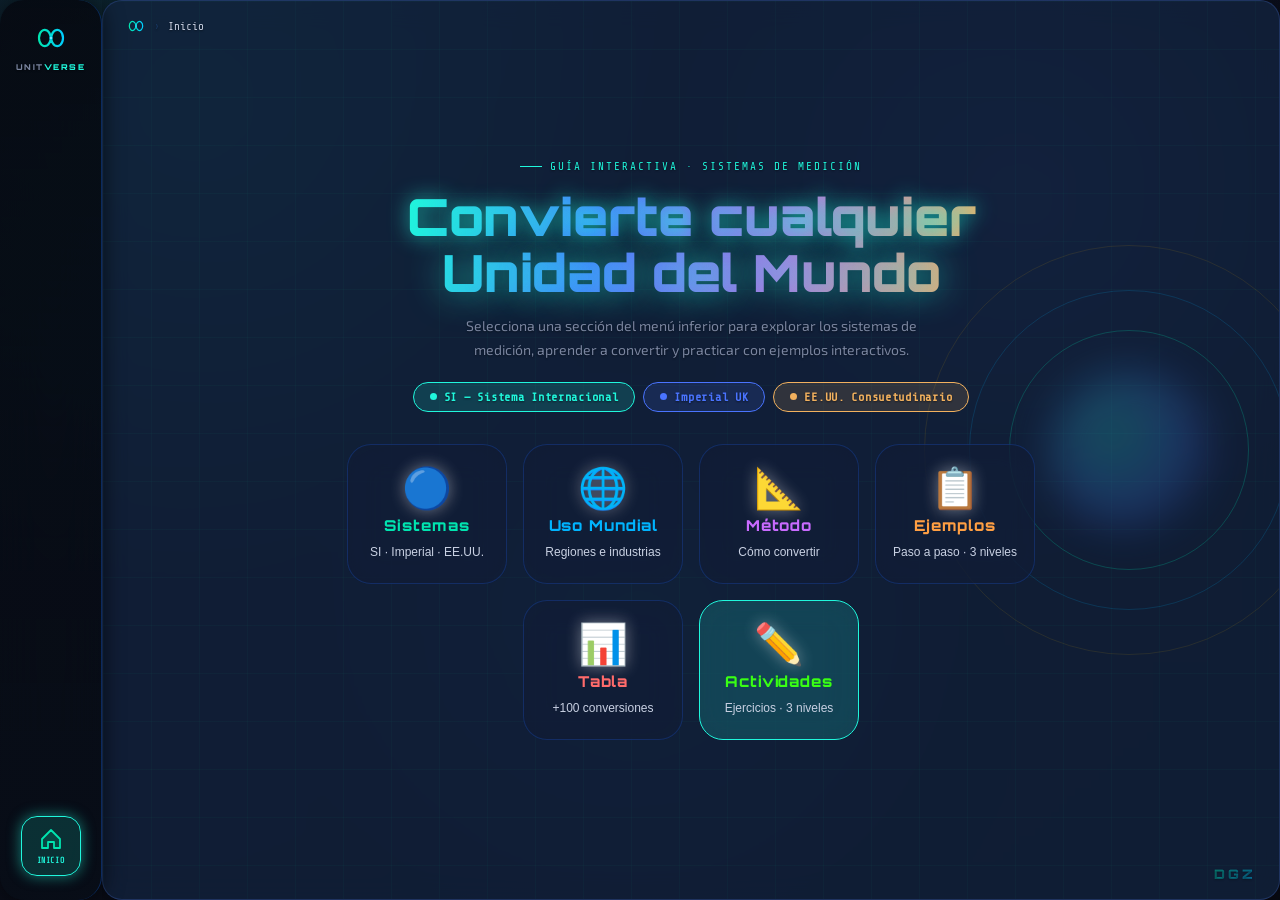
<file: unitverse-mobile/index.html>
<!DOCTYPE html>
<html lang="es">
<head>
  <meta charset="UTF-8" />
  <meta name="viewport" content="width=device-width, initial-scale=1.0, viewport-fit=cover" />
  <title>UnitVerse — Conversión de Unidades</title>

  <!-- ── PWA: Manifest ── -->
  <link rel="manifest" href="manifest.json" />

  <!-- ── PWA: iOS / Safari meta tags ── -->
  <meta name="apple-mobile-web-app-capable" content="yes" />
  <meta name="apple-mobile-web-app-status-bar-style" content="black-translucent" />
  <meta name="apple-mobile-web-app-title" content="UnitVerse" />
  <link rel="apple-touch-icon" href="icons/icon-192.png" />
  <link rel="apple-touch-startup-image" href="icons/icon-512.png" />

  <!-- ── PWA: Android / Chrome ── -->
  <meta name="mobile-web-app-capable" content="yes" />
  <meta name="theme-color" content="#00e5b0" />
  <meta name="msapplication-TileColor" content="#060b14" />

  <!-- ── SEO / descripción ── -->
  <meta name="description" content="Convierte cualquier unidad del mundo. Sistema Internacional, Imperial y EE.UU. Funciona sin internet." />

  <link rel="icon" type="image/svg+xml" href="favicon.svg" />
  <link rel="preconnect" href="https://fonts.googleapis.com" />
  <link href="https://fonts.googleapis.com/css2?family=Orbitron:wght@400;700;900&family=Exo+2:wght@300;400;500;600&family=Share+Tech+Mono&display=swap" rel="stylesheet" />
  <link rel="stylesheet" href="style.css" />
  <link rel="stylesheet" href="activities.css" />
  <link rel="stylesheet" href="mobile.css" />
  <link rel="stylesheet" href="install.css" />
</head>
<body>

  <canvas id="particles-canvas"></canvas>

  <!-- BOTÓN DE INSTALACIÓN -->
  <button id="install-app-btn" aria-label="Instalar UnitVerse como app" onclick="showInstallModal('NON_PWA')">
    <span class="install-icon">⬇️</span>
    <span>INSTALAR APP</span>
  </button>

  <!-- SIDEBAR — solo logo + home -->
  <aside id="sidebar">
    <!-- Logo -->
    <div class="sb-logo" onclick="openPanel('home')">
      <svg width="36" height="36" viewBox="0 0 36 36" fill="none" xmlns="http://www.w3.org/2000/svg">
        <defs>
          <linearGradient id="uv-grad" x1="0%" y1="0%" x2="100%" y2="0%">
            <stop offset="0%"   stop-color="#00e5b0"/>
            <stop offset="100%" stop-color="#00cfff"/>
          </linearGradient>
        </defs>
        <path d="M 6 18
                 C 6 12, 10 8.5, 14 10.5
                 C 16.5 12, 17.5 15, 18 18
                 C 18.5 21, 19.5 24, 22 25.5
                 C 26 27.5, 30 24, 30 18
                 C 30 12, 26 8.5, 22 10.5
                 C 19.5 12, 18.5 15, 18 18
                 C 17.5 21, 16.5 24, 14 25.5
                 C 10 27.5, 6 24, 6 18 Z"
              fill="none" stroke="url(#uv-grad)" stroke-width="2.2" stroke-linecap="round"/>
        <circle cx="18" cy="18" r="1.8" fill="#00cfff" opacity="0.9"/>
        <circle cx="18" cy="18" r="0.8" fill="#ffffff"/>
      </svg>
      <span class="sb-logo-name">UNIT<span>VERSE</span></span>
    </div>

    <div class="sb-spacer"></div>

    <button class="sb-home-btn" onclick="openPanel('home')">
      <svg width="24" height="24" viewBox="0 0 24 24" fill="none">
        <path d="M3 12L12 3L21 12V21H15V15H9V21H3V12Z"
              stroke="#00e5b0" stroke-width="1.8" stroke-linejoin="round"
              fill="rgba(0,229,176,0.12)"/>
      </svg>
      <span>Inicio</span>
    </button>

    <button class="sb-more-btn" onclick="toggleMenu()" aria-label="Más secciones">
      <svg width="24" height="24" viewBox="0 0 24 24" fill="none">
        <path d="M4 10H20M4 14H20" stroke="#4a74ff" stroke-width="2" stroke-linecap="round"/>
      </svg>
      <span>Menu</span>
    </button>
  </aside>

  <!-- MAIN AREA -->
  <main id="main-area">

    <!-- BREADCRUMB -->
    <div id="breadcrumb">
      <span class="bc-logo" style="display:inline-flex;align-items:center;">
        <svg width="20" height="20" viewBox="0 0 36 36" fill="none" xmlns="http://www.w3.org/2000/svg">
          <defs>
            <linearGradient id="bc-grad" x1="0%" y1="0%" x2="100%" y2="0%">
              <stop offset="0%"   stop-color="#00e5b0"/>
              <stop offset="100%" stop-color="#00cfff"/>
            </linearGradient>
          </defs>
          <path d="M 6 18 C 6 12, 10 8.5, 14 10.5 C 16.5 12, 17.5 15, 18 18 C 18.5 21, 19.5 24, 22 25.5 C 26 27.5, 30 24, 30 18 C 30 12, 26 8.5, 22 10.5 C 19.5 12, 18.5 15, 18 18 C 17.5 21, 16.5 24, 14 25.5 C 10 27.5, 6 24, 6 18 Z"
                fill="none" stroke="url(#bc-grad)" stroke-width="2.2" stroke-linecap="round"/>
          <circle cx="18" cy="18" r="1.8" fill="#00cfff" opacity="0.9"/>
          <circle cx="18" cy="18" r="0.8" fill="#ffffff"/>
        </svg>
      </span>
      <span class="bc-sep">›</span>
      <span id="bc-current">Inicio</span>
    </div>

    <!-- PANEL HOME -->
    <div class="panel active" id="panel-home">
      <div class="home-bg-grid"></div>
      <div class="home-content">
        <div class="home-eyebrow">GUÍA INTERACTIVA · SISTEMAS DE MEDICIÓN</div>
        <h1 class="home-title">Convierte cualquier<br><span class="home-accent">Unidad del Mundo</span></h1>
        <p class="home-desc">Selecciona una sección del menú inferior para explorar los sistemas de medición, aprender a convertir y practicar con ejemplos interactivos.</p>
        <div class="home-badges">
          <div class="sys-badge si"><span class="sys-dot"></span>SI — Sistema Internacional</div>
          <div class="sys-badge imp"><span class="sys-dot"></span>Imperial UK</div>
          <div class="sys-badge us"><span class="sys-dot"></span>EE.UU. Consuetudinario</div>
        </div>
        <div class="home-quick-grid">
          <button class="hq-card" data-panel="sistemas"    style="--c:#00e5b0"><span class="hq-icon">🔵</span><span class="hq-name">Sistemas</span><span class="hq-desc">SI · Imperial · EE.UU.</span></button>
          <button class="hq-card" data-panel="uso"         style="--c:#00b4ff"><span class="hq-icon">🌐</span><span class="hq-name">Uso Mundial</span><span class="hq-desc">Regiones e industrias</span></button>
          <button class="hq-card" data-panel="metodo"      style="--c:#c96bff"><span class="hq-icon">📐</span><span class="hq-name">Método</span><span class="hq-desc">Cómo convertir</span></button>
          <button class="hq-card" data-panel="ejemplos"    style="--c:#ff9f43"><span class="hq-icon">📋</span><span class="hq-name">Ejemplos</span><span class="hq-desc">Paso a paso · 3 niveles</span></button>
          <button class="hq-card" data-panel="tabla"       style="--c:#ff6b6b"><span class="hq-icon">📊</span><span class="hq-name">Tabla</span><span class="hq-desc">+100 conversiones</span></button>
          <button class="hq-card hq-card-act"              style="--c:#39ff14" onclick="actOpen()"><span class="hq-icon">✏️</span><span class="hq-name">Actividades</span><span class="hq-desc">Ejercicios · 3 niveles</span></button>
        </div>
      </div>
      <div class="home-orb-wrap">
        <div class="hero-orb"></div>
        <div class="hero-ring r1"></div>
        <div class="hero-ring r2"></div>
        <div class="hero-ring r3"></div>
      </div>
    </div>

    <!-- PANEL SISTEMAS -->
    <div class="panel" id="panel-sistemas">
      <div class="panel-header">
        <div class="section-label">// LOS TRES SISTEMAS</div>
        <h2 class="section-title">¿Qué sistema usa cada país?</h2>
        <p class="section-desc">Cada sistema tiene su historia y lógica interna. Haz clic en una tarjeta para ver el detalle completo.</p>
      </div>
      <div class="sys-cards-grid">
        <div class="sys-card si"  onclick="toggleSys('si')">
          <div class="card-glow"></div><div class="card-icon">🌍</div>
          <div class="card-tag si">SI</div>
          <h3 class="card-name">Sistema Internacional</h3>
          <p class="card-short">Usado por más de 195 países. Basado en potencias de 10. Estándar científico universal desde 1960.</p>
          <div class="card-footer"><span class="card-btn si">VER DETALLE ›</span></div>
        </div>
        <div class="sys-card imp" onclick="toggleSys('imp')">
          <div class="card-glow"></div><div class="card-icon">🏴󠁧󠁢󠁥󠁮󠁧󠁿</div>
          <div class="card-tag imp">IMPERIAL</div>
          <h3 class="card-name">Imperial UK</h3>
          <p class="card-short">Sistema histórico británico estandarizado en 1824. Millas, pintas y stones aún dominan la vida cotidiana.</p>
          <div class="card-footer"><span class="card-btn imp">VER DETALLE ›</span></div>
        </div>
        <div class="sys-card us"  onclick="toggleSys('us')">
          <div class="card-glow"></div><div class="card-icon">🇺🇸</div>
          <div class="card-tag us">EE.UU.</div>
          <h3 class="card-name">EE.UU. Consuetudinario</h3>
          <p class="card-short">Similar al imperial pero con diferencias clave en volumen. Uno de los únicos países sin SI oficial.</p>
          <div class="card-footer"><span class="card-btn us">VER DETALLE ›</span></div>
        </div>
      </div>
      <div class="sys-detail-panel" id="sys-detail-panel">
        <button class="detail-close" onclick="closeSys()">✕ CERRAR</button>
        <div class="detail-content" id="detail-content"></div>
      </div>
    </div>

    <!-- PANEL USO MUNDIAL -->
    <div class="panel" id="panel-uso">
      <div class="panel-header">
        <div class="section-label">// USO POR REGIONES</div>
        <h2 class="section-title">¿Dónde se usa cada unidad?</h2>
        <p class="section-desc">Aunque el SI es universal, en la práctica cada región tiene sus unidades propias para contextos específicos.</p>
      </div>
      <div class="uso-grid" id="uso-grid"></div>
    </div>

    <!-- PANEL MÉTODO -->
    <div class="panel" id="panel-metodo">
      <div class="panel-header">
        <div class="section-label">// METODOLOGÍA</div>
        <h2 class="section-title">Cómo hacer una conversión</h2>
        <p class="section-desc">Tres métodos. Elige el que mejor se adapte a tu situación.</p>
      </div>
      <div class="method-tabs">
        <button class="mtab active" onclick="showMethod('factor',this)">Factor de conversión</button>
        <button class="mtab" onclick="showMethod('proporcion',this)">Regla de tres</button>
        <button class="mtab" onclick="showMethod('cadena',this)">Cadena de unidades</button>
      </div>
      <div class="method-panels" id="method-panels"></div>
    </div>

    <!-- PANEL CONVERTIDOR -->
    <div class="panel" id="panel-convertidor">
      <div class="panel-header">
        <div class="section-label">// HERRAMIENTA INTERACTIVA</div>
        <h2 class="section-title">Convertidor en tiempo real</h2>
        <p class="section-desc">Selecciona categoría, unidades y escribe el valor a convertir.</p>
      </div>
      <div class="conv-box">
        <div class="conv-cat-strip" id="conv-cats"></div>
        <div class="conv-inputs">
          <div class="conv-field"><label>VALOR</label><input type="number" id="cv-input" value="1" oninput="doConvert()"/></div>
          <div class="conv-field"><label>DE</label><select id="cv-from" onchange="doConvert()"></select></div>
          <div class="conv-arrow-wrap"><div class="conv-arrow-icon">⇄</div></div>
          <div class="conv-field"><label>A</label><select id="cv-to" onchange="doConvert()"></select></div>
        </div>
        <div class="conv-result-panel" id="cv-result">
          <div class="conv-result-label">RESULTADO</div>
          <div class="conv-result-value" id="cv-val">—</div>
          <div class="conv-result-formula" id="cv-formula"></div>
        </div>
      </div>
    </div>

    <!-- PANEL EJEMPLOS -->
    <div class="panel" id="panel-ejemplos">
      <div class="panel-header">
        <div class="section-label">// APRENDE PASO A PASO</div>
        <h2 class="section-title">Ejemplos didácticos</h2>
        <p class="section-desc">Casos reales con contexto, pasos numerados y truco mnemotécnico. Elige el nivel.</p>
      </div>
      <div class="level-tabs">
        <button class="lvl-tab basico active"  onclick="showLevel('basico',this)"><span class="lvl-dot"></span>BÁSICO</button>
        <button class="lvl-tab medio"          onclick="showLevel('medio',this)"><span class="lvl-dot"></span>MEDIO</button>
        <button class="lvl-tab avanzado"       onclick="showLevel('avanzado',this)"><span class="lvl-dot"></span>AVANZADO</button>
      </div>
      <div class="ex-grid" id="ex-grid"></div>
    </div>

    <!-- PANEL TABLA -->
    <div class="panel" id="panel-tabla">
      <div class="panel-header">
        <div class="section-label">// REFERENCIA COMPLETA</div>
        <h2 class="section-title">Tabla de conversiones</h2>
        <p class="section-desc">Más de 100 conversiones con fórmula y sistema. Filtra o busca cualquier unidad.</p>
      </div>
      <div class="tbl-controls">
        <input class="tbl-search" id="tbl-q" type="text" placeholder="🔍  Buscar: pulgada, galón, BTU..." oninput="renderTable()"/>
        <div class="tbl-sys-btns">
          <button class="tsb all active" onclick="setSys('TODOS',this)">TODOS</button>
          <button class="tsb si"         onclick="setSys('SI',this)">SI</button>
          <button class="tsb imp"        onclick="setSys('IMP',this)">IMPERIAL</button>
          <button class="tsb us"         onclick="setSys('US',this)">EE.UU.</button>
          <button class="tsb cross"      onclick="setSys('CROSS',this)">CRUZADAS</button>
        </div>
      </div>
      <div class="tbl-cat-strip" id="tbl-cats"></div>
      <div class="tbl-count" id="tbl-count"></div>
      <div class="tbl-wrap">
        <table id="main-table">
          <thead><tr>
            <th>Conversión</th><th>De</th><th>A</th>
            <th>Fórmula</th><th>Sistema</th><th>Categoría</th><th>Nota</th>
          </tr></thead>
          <tbody id="tbl-body"></tbody>
        </table>
      </div>
    </div>

  </main>

<!-- ═══════════════════════════════════════════════════
     MOBILE BOTTOM NAV — 4 ítems visibles + botón "···"
══════════════════════════════════════════════════════ -->
<nav id="mobile-nav" aria-label="Navegación principal">
  <button class="mn-btn mn-active" data-panel="home" aria-label="Inicio">
    <span class="mn-ico">🏠</span>
    <span class="mn-txt">Inicio</span>
  </button>
  <button class="mn-btn" data-panel="sistemas" aria-label="Sistemas">
    <span class="mn-ico">🔵</span>
    <span class="mn-txt">Sistemas</span>
  </button>
  <button class="mn-btn" data-panel="uso" aria-label="Uso Mundial">
    <span class="mn-ico">🌐</span>
    <span class="mn-txt">Uso Mundial</span>
  </button>
  <button class="mn-btn" data-panel="metodo" aria-label="Método">
    <span class="mn-ico">📐</span>
    <span class="mn-txt">Método</span>
  </button>
  <button class="mn-btn" data-panel="convertidor" aria-label="Convertidor">
    <span class="mn-ico">⇄</span>
    <span class="mn-txt">Convertidor</span>
  </button>
</nav>
<!-- Overlay del drawer -->
<div id="mn-overlay" aria-hidden="true"></div>
<!-- Drawer "Más secciones" -->
<div id="mn-drawer" role="dialog" aria-modal="true" aria-label="Más secciones" aria-hidden="true">
  <div class="mn-drawer-handle" aria-hidden="true"></div>
  <p class="mn-drawer-eyebrow">// MÁS SECCIONES</p>
  <div class="mn-drawer-grid">
<button class="mn-drawer-item" data-panel="convertidor" aria-label="Convertidor">
  <span class="mn-drawer-ico">⇄</span>
  <span class="mn-drawer-txt">Convertir</span>
</button>

<button class="mn-drawer-item" data-panel="ejemplos" aria-label="Ejemplos">
  <span class="mn-drawer-ico">📋</span>
  <span class="mn-drawer-txt">Ejemplos</span>
</button>

<button class="mn-drawer-item" data-panel="tabla" aria-label="Tabla">
  <span class="mn-drawer-ico">📊</span>
  <span class="mn-drawer-txt">Tabla</span>
</button>
  </div>
</div>

  <!-- ══════════════════════════════════════════════════
       MODAL DE PANEL — se usa solo en móvil
       Envuelve el contenido de cada sección como modal flotante
  ══════════════════════════════════════════════════ -->
  <div id="panel-modal-overlay"></div>
  <div id="panel-modal" role="dialog" aria-modal="true">
    <div class="pm-header">
      <div class="pm-header-left">
        <span class="pm-eyebrow" id="pm-eyebrow">// SECCIÓN</span>
        <span class="pm-title" id="pm-title">Título</span>
      </div>
      <button class="pm-close" id="pm-close-btn" aria-label="Cerrar">✕</button>
    </div>
    <div class="pm-body" id="pm-body">
      <!-- el panel se mueve aquí en móvil -->
    </div>
  </div>

  <!-- ══════════════════════════════════════════════════
       MÓDULO ACTIVIDADES
  ══════════════════════════════════════════════════ -->

  <!-- ══════════════════════════════════════════════════
       SECTION MODAL — idéntico al de Actividades
       Solo en móvil. Cada sección se abre aquí.
  ══════════════════════════════════════════════════ -->
  <div id="sec-modal-overlay"></div>
  <div id="sec-modal" role="dialog" aria-modal="true">
    <div class="sec-modal-header">
      <div class="sec-modal-header-left">
        <span class="act-eyebrow" id="sec-modal-eyebrow">// SECCIÓN</span>
        <span class="act-title"   id="sec-modal-title">Título</span>
      </div>
      <button class="act-close" onclick="sectionModalClose()" aria-label="Cerrar">✕</button>
    </div>
    <div class="sec-modal-body" id="sec-modal-body"></div>
  </div>

  <div id="act-overlay"></div>

  <div id="act-modal" role="dialog" aria-modal="true" aria-label="Actividades de conversión">

    <div class="act-header">
      <div class="act-header-left">
        <span class="act-eyebrow">// MODO PRÁCTICA</span>
        <span class="act-title">Ejercicios de Conversión</span>
      </div>
      <button class="act-close" onclick="actClose()" aria-label="Cerrar">✕</button>
    </div>

    <div class="act-stats">
      <div class="act-stat">
        <span class="act-stat-val" id="act-stat-score">0/0</span>
        <span class="act-stat-lbl">PUNTUACIÓN</span>
      </div>
      <div class="act-stat streak">
        <span class="act-stat-val" id="act-stat-streak">0</span>
        <span class="act-stat-lbl">RACHA 🔥</span>
      </div>
      <div class="act-stat accuracy">
        <span class="act-stat-val" id="act-stat-acc">—</span>
        <span class="act-stat-lbl">PRECISIÓN</span>
      </div>
    </div>

    <div class="act-progress-bar">
      <div class="act-progress-fill" id="act-progress-fill"></div>
    </div>

    <div class="act-levels">
      <button class="act-lvl-btn basico active"  onclick="actSetLevel('basico', this)">⬤ BÁSICO</button>
      <button class="act-lvl-btn medio"           onclick="actSetLevel('medio', this)">⬤ MEDIO</button>
      <button class="act-lvl-btn avanzado"        onclick="actSetLevel('avanzado', this)">⬤ AVANZADO</button>
    </div>

    <div class="act-body" id="act-body"></div>

  </div>


  <!-- ══════════════════════════════════════════════════
       MODAL DETALLE DE EJEMPLO
  ══════════════════════════════════════════════════ -->
  <div id="ex-modal-overlay"></div>
  <div id="ex-modal" role="dialog" aria-modal="true">
    <div class="exm-top-bar" id="exm-bar"></div>

    <div class="exm-header">
      <div class="exm-header-left">
        <div class="exm-meta-row">
          <span class="exm-cat" id="exm-cat"></span>
          <span class="exm-lvl-tag" id="exm-lvl"></span>
        </div>
        <h2 class="exm-title" id="exm-title"></h2>
        <p class="exm-context" id="exm-context"></p>
      </div>
      <button class="exm-close" onclick="closeExModal()" aria-label="Cerrar">✕</button>
    </div>

    <div class="exm-body">
      <div class="exm-section-label">// PASOS</div>
      <div class="exm-steps" id="exm-steps"></div>

      <div class="exm-result" id="exm-result">
        <span class="exm-result-lbl">RESULTADO FINAL</span>
        <span class="exm-result-val" id="exm-result-val"></span>
      </div>

      <div class="exm-tip" id="exm-tip"></div>
    </div>
  </div>


  <!-- FIRMA DGZ -->
  <div id="dgz-firma">DGZ</div>

  <!-- ══════════════════════════════════════════════════
       MODAL DE INSTALACIÓN/DESCARGA
  ══════════════════════════════════════════════════ -->
  <div id="install-modal-overlay"></div>
  <div id="install-modal" role="dialog" aria-modal="true" aria-label="Opciones de instalación">
    <div id="install-modal-body"></div>
  </div>

  <!-- ── Banner offline ── -->
  <div id="offline-banner" aria-live="polite">
    <span>📶</span> Sin conexión — UnitVerse funciona igual en modo offline
    <button onclick="document.getElementById('offline-banner').style.display='none'">✕</button>
  </div>

  <script src="data.js"></script>
  <script src="app.js"></script>
  <script src="install.js"></script>
  <script src="activities.js"></script>
  <script src="mobile-nav.js"></script>

  <!-- ── Registro del Service Worker (PWA offline) ── -->
  <script>
    if ('serviceWorker' in navigator) {
      window.addEventListener('load', () => {
        navigator.serviceWorker.register('./service-worker.js')
          .then(reg => console.log('[UnitVerse] SW registrado:', reg.scope))
          .catch(err => {
            console.warn('[UnitVerse] SW error:', err);
            if (err.message && err.message.includes('insecure')) {
              console.warn('[UnitVerse] Servicio de trabajador requiere HTTPS o localhost. Ejecuta con servidor local.');
            }
          });
      });
    }
    function updateOnlineStatus() {
      const banner = document.getElementById('offline-banner');
      if (!navigator.onLine) {
        banner.classList.add('visible');
      } else {
        banner.classList.remove('visible');
      }
    }
    window.addEventListener('online',  updateOnlineStatus);
    window.addEventListener('offline', updateOnlineStatus);
  </script>
  </body>
</html>
</file>
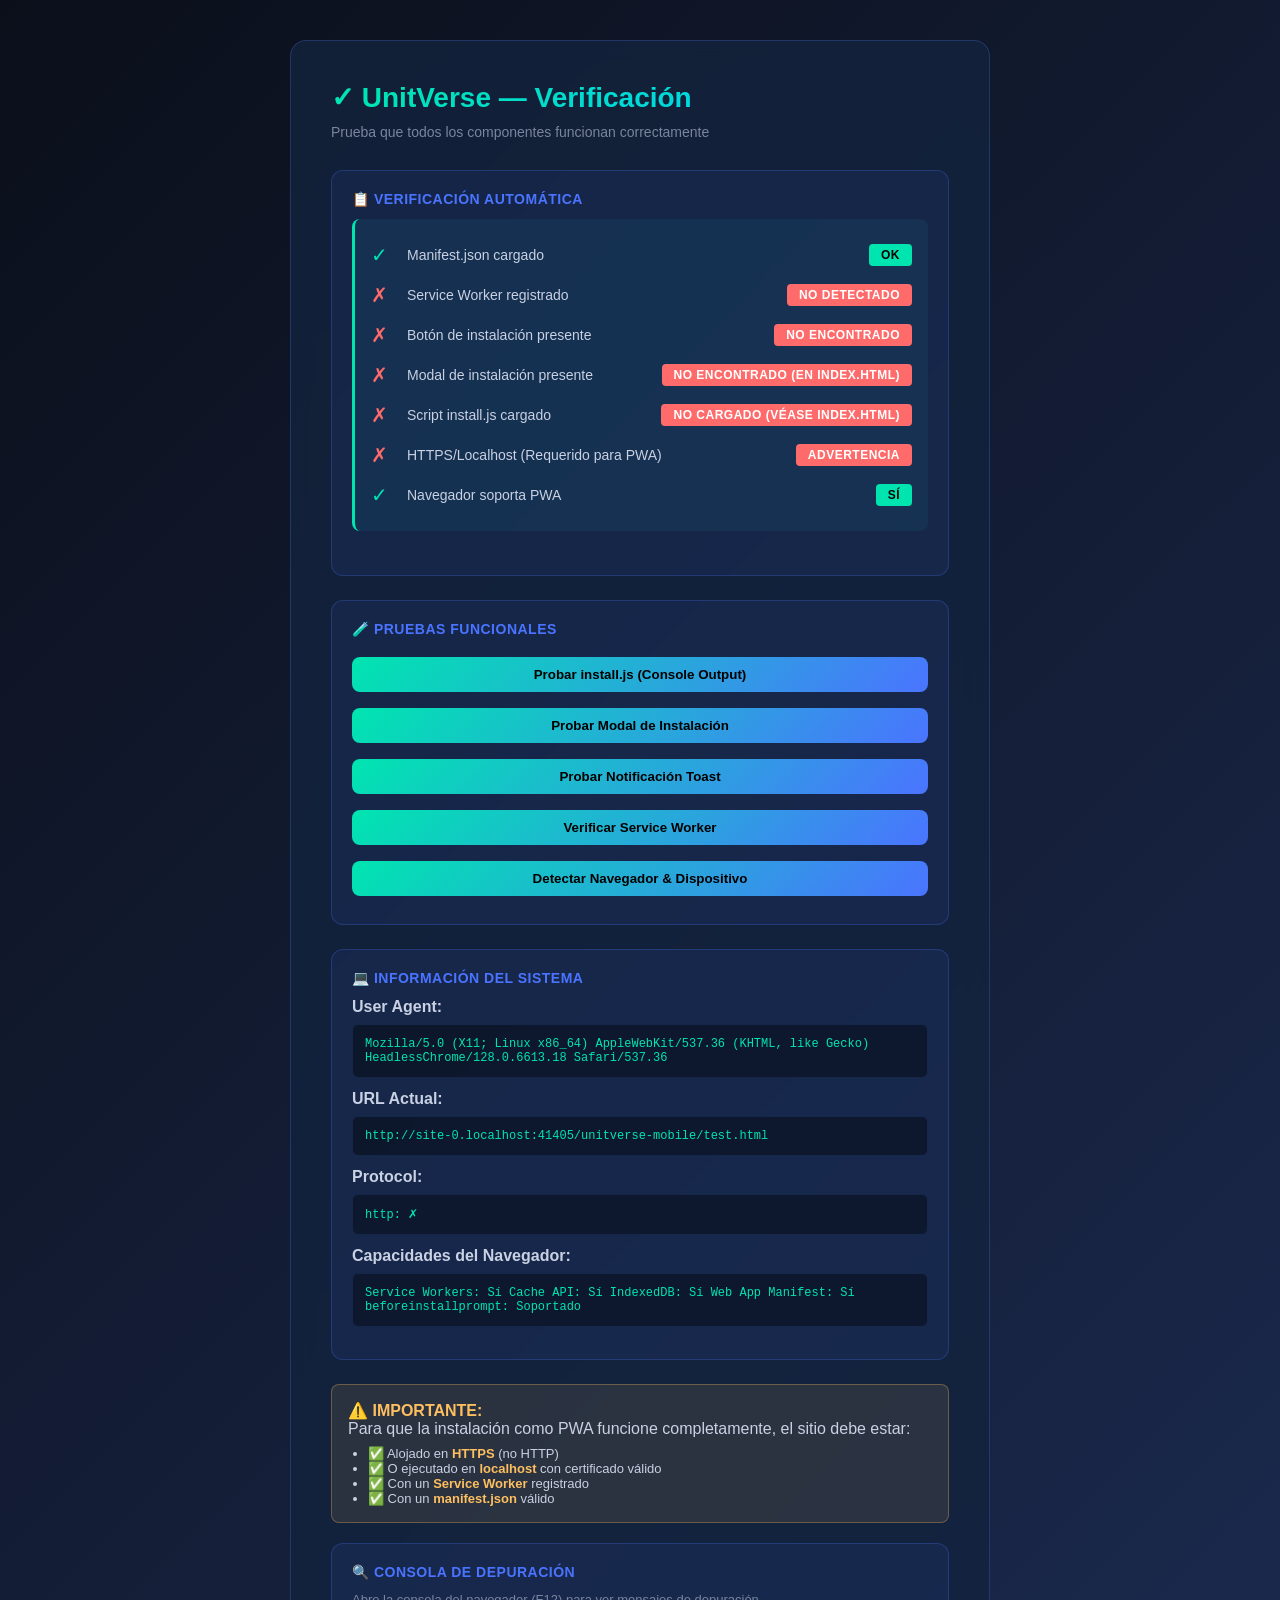
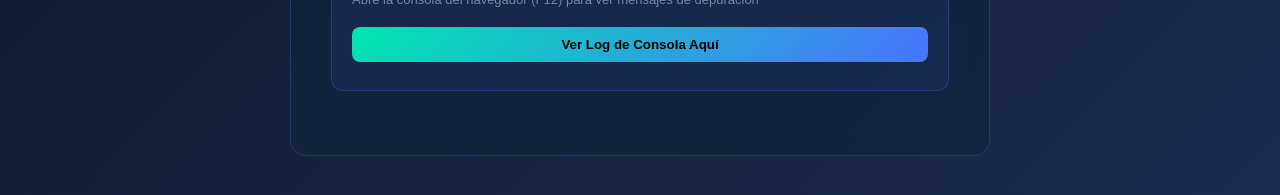
<file: unitverse-mobile/test.html>
<!-- ═══════════════════════════════════════════════════════════════════════════════
   UNITVERSE — TEST.HTML
   Página de prueba para verificar que todo funciona correctamente
═══════════════════════════════════════════════════════════════════════════════ --><!DOCTYPE html>
<html lang="es">
<head>
  <meta charset="UTF-8">
  <meta name="viewport" content="width=device-width, initial-scale=1.0">
  <title>UnitVerse — Verificación</title>
  <style>
    * {
      box-sizing: border-box;
      margin: 0;
      padding: 0;
    }
    
    body {
      font-family: 'Exo 2', -apple-system, BlinkMacSystemFont, 'Segoe UI', sans-serif;
      background: linear-gradient(135deg, #0b0f1a 0%, #1b2a4f 100%);
      color: #c9d1e3;
      padding: 40px 20px;
      min-height: 100vh;
    }
    
    .container {
      max-width: 700px;
      margin: 0 auto;
      background: rgba(19, 35, 62, 0.8);
      border: 1px solid rgba(62, 100, 188, 0.35);
      border-radius: 16px;
      padding: 40px;
      backdrop-filter: blur(10px);
    }
    
    h1 {
      font-size: 28px;
      margin-bottom: 10px;
      background: linear-gradient(135deg, #00e5b0, #00cfff);
      -webkit-background-clip: text;
      -webkit-text-fill-color: transparent;
      background-clip: text;
    }
    
    .subtitle {
      color: #7a859f;
      margin-bottom: 30px;
      font-size: 14px;
    }
    
    .check-group {
      margin-bottom: 24px;
      padding: 16px;
      background: rgba(32, 247, 220, 0.05);
      border-left: 3px solid #00e5b0;
      border-radius: 8px;
    }
    
    .check-item {
      display: flex;
      align-items: center;
      gap: 12px;
      padding: 8px 0;
      font-size: 14px;
    }
    
    .check-icon {
      font-size: 20px;
      min-width: 24px;
    }
    
    .status {
      padding: 4px 12px;
      border-radius: 4px;
      font-size: 12px;
      font-weight: 600;
      text-transform: uppercase;
      letter-spacing: 0.5px;
    }
    
    .status.pass {
      background: #00e5b0;
      color: #000;
    }
    
    .status.fail {
      background: #ff6b6b;
      color: #fff;
    }
    
    .status.warning {
      background: #fdbf60;
      color: #000;
    }
    
    .test-section {
      background: rgba(74, 116, 255, 0.08);
      border: 1px solid rgba(74, 116, 255, 0.25);
      border-radius: 12px;
      padding: 20px;
      margin-bottom: 24px;
    }
    
    .test-section h3 {
      color: #4a74ff;
      font-size: 14px;
      margin-bottom: 12px;
      text-transform: uppercase;
      letter-spacing: 0.5px;
    }
    
    .btn-test {
      background: linear-gradient(135deg, #00e5b0, #4a74ff);
      color: #000;
      border: none;
      padding: 10px 20px;
      border-radius: 8px;
      font-weight: 600;
      cursor: pointer;
      margin: 8px 0;
      width: 100%;
      transition: all 0.3s ease;
    }
    
    .btn-test:hover {
      transform: translateY(-2px);
      box-shadow: 0 8px 20px rgba(32, 247, 220, 0.3);
    }
    
    .code-block {
      background: rgba(0, 0, 0, 0.4);
      border: 1px solid rgba(62, 100, 188, 0.2);
      border-radius: 6px;
      padding: 12px;
      font-family: 'Share Tech Mono', monospace;
      font-size: 12px;
      overflow-x: auto;
      margin: 8px 0;
      color: #00e5b0;
    }
    
    .result {
      margin-top: 12px;
      padding: 12px;
      background: rgba(32, 247, 220, 0.1);
      border-radius: 6px;
      border-left: 3px solid #00e5b0;
      font-size: 13px;
      font-family: 'Share Tech Mono', monospace;
    }
    
    .warning-box {
      background: rgba(253, 191, 96, 0.1);
      border: 1px solid rgba(253, 191, 96, 0.3);
      border-radius: 8px;
      padding: 16px;
      margin: 20px 0;
    }
    
    .warning-box strong {
      color: #fdbf60;
    }
  </style>
</head>
<body>

<div class="container">
  <h1>✓ UnitVerse — Verificación</h1>
  <p class="subtitle">Prueba que todos los componentes funcionan correctamente</p>
  
  <!-- ══════════════════════════════════════════════════════════════════════════ -->
  <!-- VERIFICACIÓN AUTOMÁTICA -->
  <!-- ══════════════════════════════════════════════════════════════════════════ -->
  
  <div class="test-section">
    <h3>📋 Verificación Automática</h3>
    
    <div class="check-group">
      <div class="check-item">
        <span class="check-icon" id="icon-manifest">❓</span>
        <span style="flex:1">Manifest.json cargado</span>
        <span class="status" id="status-manifest">Verificando...</span>
      </div>
      
      <div class="check-item">
        <span class="check-icon" id="icon-sw">❓</span>
        <span style="flex:1">Service Worker registrado</span>
        <span class="status" id="status-sw">Verificando...</span>
      </div>
      
      <div class="check-item">
        <span class="check-icon" id="icon-install-btn">❓</span>
        <span style="flex:1">Botón de instalación presente</span>
        <span class="status" id="status-install-btn">Verificando...</span>
      </div>
      
      <div class="check-item">
        <span class="check-icon" id="icon-install-modal">❓</span>
        <span style="flex:1">Modal de instalación presente</span>
        <span class="status" id="status-install-modal">Verificando...</span>
      </div>
      
      <div class="check-item">
        <span class="check-icon" id="icon-install-js">❓</span>
        <span style="flex:1">Script install.js cargado</span>
        <span class="status" id="status-install-js">Verificando...</span>
      </div>
      
      <div class="check-item">
        <span class="check-icon" id="icon-https">❓</span>
        <span style="flex:1">HTTPS/Localhost (Requerido para PWA)</span>
        <span class="status" id="status-https">Verificando...</span>
      </div>
      
      <div class="check-item">
        <span class="check-icon" id="icon-pwa">❓</span>
        <span style="flex:1">Navegador soporta PWA</span>
        <span class="status" id="status-pwa">Verificando...</span>
      </div>
    </div>
  </div>
  
  <!-- ══════════════════════════════════════════════════════════════════════════ -->
  <!-- PRUEBAS FUNCIONALES -->
  <!-- ══════════════════════════════════════════════════════════════════════════ -->
  
  <div class="test-section">
    <h3>🧪 Pruebas Funcionales</h3>
    
    <button class="btn-test" onclick="testInstallJS()">
      Probar install.js (Console Output)
    </button>
    
    <button class="btn-test" onclick="testModal()">
      Probar Modal de Instalación
    </button>
    
    <button class="btn-test" onclick="testNotification()">
      Probar Notificación Toast
    </button>
    
    <button class="btn-test" onclick="testServiceWorker()">
      Verificar Service Worker
    </button>
    
    <button class="btn-test" onclick="testBrowserDetection()">
      Detectar Navegador & Dispositivo
    </button>
    
    <div class="result" id="test-result" style="display:none;"></div>
  </div>
  
  <!-- ══════════════════════════════════════════════════════════════════════════ -->
  <!-- INFORMACIÓN DEL SISTEMA -->
  <!-- ══════════════════════════════════════════════════════════════════════════ -->
  
  <div class="test-section">
    <h3>💻 Información del Sistema</h3>
    
    <div style="margin: 12px 0;">
      <strong>User Agent:</strong>
      <div class="code-block" id="ua"></div>
    </div>
    
    <div style="margin: 12px 0;">
      <strong>URL Actual:</strong>
      <div class="code-block" id="current-url"></div>
    </div>
    
    <div style="margin: 12px 0;">
      <strong>Protocol:</strong>
      <div class="code-block" id="protocol"></div>
    </div>
    
    <div style="margin: 12px 0;">
      <strong>Capacidades del Navegador:</strong>
      <div class="code-block" id="capabilities"></div>
    </div>
  </div>
  
  <!-- ══════════════════════════════════════════════════════════════════════════ -->
  <!-- AVISOS IMPORTANTES -->
  <!-- ══════════════════════════════════════════════════════════════════════════ -->
  
  <div class="warning-box">
    <strong>⚠️ IMPORTANTE:</strong><br>
    Para que la instalación como PWA funcione completamente, el sitio debe estar:
    <ul style="margin-left: 20px; margin-top: 8px; font-size: 13px;">
      <li>✅ Alojado en <strong>HTTPS</strong> (no HTTP)</li>
      <li>✅ O ejecutado en <strong>localhost</strong> con certificado válido</li>
      <li>✅ Con un <strong>Service Worker</strong> registrado</li>
      <li>✅ Con un <strong>manifest.json</strong> válido</li>
    </ul>
  </div>
  
  <!-- ══════════════════════════════════════════════════════════════════════════ -->
  <!-- CONSOLA DE DEPURACIÓN -->
  <!-- ══════════════════════════════════════════════════════════════════════════ -->
  
  <div class="test-section">
    <h3>🔍 Consola de Depuración</h3>
    <p style="font-size: 13px; color: #7a859f; margin-bottom: 12px;">
      Abre la consola del navegador (F12) para ver mensajes de depuración
    </p>
    
    <button class="btn-test" onclick="showConsoleLog()">
      Ver Log de Consola Aquí
    </button>
    
    <div class="result" id="console-log" style="display:none; max-height: 200px; overflow-y: auto;"></div>
  </div>
  
</div>

<script>
  // Redirigir console.log a la página
  const logs = [];
  const originalLog = console.log;
  console.log = function(...args) {
    originalLog.apply(console, args);
    logs.push(args.join(' '));
  };
  
  function showConsoleLog() {
    const logEl = document.getElementById('console-log');
    logEl.innerHTML = logs.length > 0 
      ? logs.map(log => `<div>${log}</div>`).join('')
      : '<div style="color: #7a859f;">No hay logs aún</div>';
    logEl.style.display = logEl.style.display === 'none' ? 'block' : 'none';
  }
  
  // ──────────────────────────────────────────────────────────────────────────
  // VERIFICACIÓN AUTOMÁTICA
  // ──────────────────────────────────────────────────────────────────────────
  
  function updateStatus(elementId, pass, message) {
    const icon = document.getElementById(`icon-${elementId}`);
    const status = document.getElementById(`status-${elementId}`);
    
    icon.textContent = pass ? '✓' : '✗';
    icon.style.color = pass ? '#00e5b0' : '#ff6b6b';
    
    status.textContent = message;
    status.className = `status ${pass ? 'pass' : 'fail'}`;
  }
  
  // Verificar manifest
  fetch('./manifest.json')
    .then(r => r.ok ? updateStatus('manifest', true, 'OK') : updateStatus('manifest', false, 'NO ENCONTRADO'))
    .catch(() => updateStatus('manifest', false, 'ERROR'));
  
  // Verificar Service Worker
  if ('serviceWorker' in navigator) {
    navigator.serviceWorker.getRegistrations()
      .then(regs => {
        const hasUnitverse = regs.some(r => r.scope.includes('unitverse') || r.active);
        updateStatus('sw', hasUnitverse, hasUnitverse ? 'ACTIVO' : 'NO DETECTADO');
      });
    updateStatus('sw', true, 'SOPORTADO');
  } else {
    updateStatus('sw', false, 'NO SOPORTADO');
  }
  
  // Verificar botón de instalación
  setTimeout(() => {
    const btn = document.getElementById('install-app-btn');
    if (window.location.pathname.includes('test') || window.location.pathname === '/') {
      updateStatus('install-btn', btn ? true : false, btn ? 'PRESENTE' : 'NO ENCONTRADO');
    } else {
      updateStatus('install-btn', true, 'OK (En index.html)');
    }
  }, 500);
  
  // Verificar modal
  setTimeout(() => {
    const modal = document.getElementById('install-modal');
    updateStatus('install-modal', modal ? true : false, modal ? 'PRESENTE' : 'NO ENCONTRADO (En index.html)');
  }, 500);
  
  // Verificar install.js
  setTimeout(() => {
    const hasInstallJS = typeof showInstallModal !== 'undefined';
    updateStatus('install-js', hasInstallJS, hasInstallJS ? 'CARGADO' : 'NO CARGADO (Véase index.html)');
  }, 500);
  
  // Verificar HTTPS
  const isSecure = location.protocol === 'https:' || location.hostname === 'localhost' || location.hostname === '127.0.0.1';
  updateStatus('https', isSecure, isSecure ? 'OK' : 'ADVERTENCIA');
  
  // Verificar PWA
  const isPWACapable = 'serviceWorker' in navigator && 'caches' in window;
  updateStatus('pwa', isPWACapable, isPWACapable ? 'SÍ' : 'NO');
  
  // ──────────────────────────────────────────────────────────────────────────
  // INFORMACIÓN DEL SISTEMA
  // ──────────────────────────────────────────────────────────────────────────
  
  document.getElementById('ua').textContent = navigator.userAgent;
  document.getElementById('current-url').textContent = location.href;
  document.getElementById('protocol').textContent = location.protocol + ' ' + (location.protocol === 'https:' ? '✓' : location.hostname === 'localhost' ? '✓ (localhost)' : '✗');
  
  const caps = [
    `Service Workers: ${typeof ServiceWorkerContainer !== 'undefined' ? 'Sí' : 'No'}`,
    `Cache API: ${typeof caches !== 'undefined' ? 'Sí' : 'No'}`,
    `IndexedDB: ${typeof indexedDB !== 'undefined' ? 'Sí' : 'No'}`,
    `Web App Manifest: Sí`,
    `beforeinstallprompt: ${window.addEventListener ? 'Soportado' : 'No (pero funciona en algunos navegadores)'}`
  ];
  document.getElementById('capabilities').textContent = caps.join('\n');
  
  // ──────────────────────────────────────────────────────────────────────────
  // FUNCIONES DE PRUEBA
  // ──────────────────────────────────────────────────────────────────────────
  
  function testInstallJS() {
    const result = document.getElementById('test-result');
    if (typeof showInstallModal === 'undefined') {
      result.innerHTML = '<span style="color: #ff6b6b;">✗ install.js no está cargado</span>';
    } else {
      result.innerHTML = '<span style="color: #00e5b0;">✓ install.js está correctamente cargado</span><br><span class="code-block">typeof showInstallModal: ' + typeof showInstallModal + '</span>';
      console.log('[UnitVerse TEST] install.js functions:', {
        showInstallModal: typeof showInstallModal,
        closeInstallModal: typeof closeInstallModal,
        promptInstall: typeof promptInstall
      });
    }
    result.style.display = 'block';
  }
  
  function testModal() {
    const result = document.getElementById('test-result');
    if (typeof showInstallModal === 'undefined') {
      result.innerHTML = '<span style="color: #ff6b6b;">✗ showInstallModal no está disponible</span>';
    } else {
      result.innerHTML = '<span style="color: #00e5b0;">✓ Abriendo modal...</span>';
      result.style.display = 'block';
      setTimeout(() => {
        if (window.location.pathname.includes('index')) {
          window.showInstallModal('NON_PWA');
        } else {
          result.innerHTML = '<span style="color: #fdbf60;">⚠ Esta prueba funciona en index.html</span>';
        }
      }, 300);
    }
  }
  
  function testNotification() {
    const result = document.getElementById('test-result');
    if (typeof showNotification === 'undefined') {
      result.innerHTML = '<span style="color: #ff6b6b;">✗ showNotification no está disponible</span>';
    } else {
      if (window.location.pathname.includes('index')) {
        window.showNotification('✓ Notificación de prueba', 'success');
        result.innerHTML = '<span style="color: #00e5b0;">✓ Notificación enviada (revisa abajo a la izquierda)</span>';
      } else {
        result.innerHTML = '<span style="color: #fdbf60;">⚠ Esta prueba funciona en index.html</span>';
      }
    }
    result.style.display = 'block';
  }
  
  function testServiceWorker() {
    const result = document.getElementById('test-result');
    
    if (!('serviceWorker' in navigator)) {
      result.innerHTML = '<span style="color: #ff6b6b;">✗ Este navegador no soporta Service Workers</span>';
      result.style.display = 'block';
      return;
    }
    
    navigator.serviceWorker.getRegistrations()
      .then(registrations => {
        let html = '<span style="color: #00e5b0;">✓ Service Workers encontrados:</span><br>';
        registrations.forEach(reg => {
          html += `<div class="code-block">Scope: ${reg.scope}<br>Active: ${reg.active ? 'Sí ✓' : 'No'}</div>`;
        });
        result.innerHTML = html || '<span style="color: #fdbf60;">⚠ No hay Service Workers registrados aún</span>';
        result.style.display = 'block';
      })
      .catch(err => {
        result.innerHTML = `<span style="color: #ff6b6b;">✗ Error: ${err.message}</span>`;
        result.style.display = 'block';
      });
  }
  
  function testBrowserDetection() {
    const ua = navigator.userAgent.toLowerCase();
    const result = document.getElementById('test-result');
    
    let browser = 'Desconocido';
    let device = 'Desconocido';
    let os = 'Desconocido';
    
    if (ua.includes('chrome') && !ua.includes('edg')) browser = 'Google Chrome';
    else if (ua.includes('edg')) browser = 'Microsoft Edge';
    else if (ua.includes('firefox')) browser = 'Mozilla Firefox';
    else if (ua.includes('safari')) browser = 'Apple Safari';
    
    if (ua.includes('iphone')) { device = 'iPhone'; os = 'iOS'; }
    else if (ua.includes('ipad')) { device = 'iPad'; os = 'iPadOS'; }
    else if (ua.includes('android')) { device = 'Android Device'; os = 'Android'; }
    else if (ua.includes('windows')) { device = 'Windows PC'; os = 'Windows'; }
    else if (ua.includes('mac')) { device = 'Mac'; os = 'macOS'; }
    else if (ua.includes('linux')) { device = 'Linux PC'; os = 'Linux'; }
    
    result.innerHTML = `
      <div><strong>Navegador:</strong> ${browser}</div>
      <div><strong>Dispositivo:</strong> ${device}</div>
      <div><strong>SO:</strong> ${os}</div>
      <div><strong>PWA Instalable:</strong> ${browser.includes('Chrome') || browser.includes('Edge') || browser.includes('Firefox') ? '✓ Sí' : '⚠ Limitado'}</div>
    `;
    result.style.display = 'block';
  }
  
  // Log inicial
  console.log('[UnitVerse TEST] Verificación iniciada');
  console.log('[UnitVerse TEST] Manifest:', 'Verificando...');
  console.log('[UnitVerse TEST] Service Worker:', 'Verificando...');
</script>

</body>
</html>
</file>
<file: unitverse-mobile/style.css>
/* ═══════════════════════════════════════════════════════
   UNITVERSE — style.css  v6 (móvil corregido al boceto)
═══════════════════════════════════════════════════════ */
:root {
  --bg:          #0b0f1a;
  --bg2:         #12182a;
  --bg3:         #1b2a4f;
  --panel:       rgba(19, 35, 62, 0.78);
  --panel-border: rgba(62, 100, 188, 0.32);
  --border:      rgba(32, 190, 250, .18);
  --border2:     rgba(47, 119, 214, .32);
  --bg-gradient: radial-gradient(circle at 40% 0%, #0a2f6f 0%, #0b1032 45%, #050615 100%);

  --si:      #20f7dc; --si-dim: rgba(32,247,220,.15); --si-glow: rgba(32,247,220,.5);
  --imp:     #4a74ff; --imp-dim: rgba(74,116,255,.14); --imp-glow: rgba(74,116,255,.45);
  --us:      #f2b15e; --us-dim: rgba(242,177,94,.14); --us-glow: rgba(242,177,94,.45);
  --cross:   #b173e0; --cross-dim: rgba(177,115,224,.14);
  --text:    #c9d1e3; --text-dim: #7a859f; --white: #fff;
  --sidebar-w: 102px;
  --font-t: 'Orbitron', monospace;
  --font-b: 'Exo 2', sans-serif;
  --font-m: 'Share Tech Mono', monospace;
  --r: 14px; --rlg: 20px; --tr: .25s ease;
}
*,*::before,*::after{box-sizing:border-box;margin:0;padding:0}

/* ── FIX CRÍTICO: sin overflow:hidden en el root ── */
html,body { height: 100%; }
body {
  font-family: var(--font-b);
  background-color: var(--bg);
  background-image:
    radial-gradient(circle at 15% 12%, rgba(32,247,220,0.12) 0%, transparent 35%),
    radial-gradient(circle at 80% 22%, rgba(74,116,255,0.15) 0%, transparent 30%),
    linear-gradient(140deg, rgba(11,15,26,0.85), rgba(8,10,18,0.98)),
    var(--bg-gradient);
  color: var(--text);
  display: flex;
  min-height: 100vh;
  overflow-x: hidden;
  text-shadow: 0 1px 2px rgba(0,0,0,.45);
  position: relative;
}

body::before {
  content: '';
  position: absolute; inset: 0;
  background: radial-gradient(circle at 50% 70%, rgba(32,247,220,.08) 0%, rgba(74,116,255,.06) 14%, transparent 40%);
  pointer-events: none;
  z-index: 1;
}

#particles-canvas { position: fixed; inset: 0; pointer-events: none; z-index: 0; opacity: .35; }
#particles-canvas::after {
  content: '';
  position: absolute; inset: 0;
  background-image: radial-gradient(circle, rgba(255,255,255,.12) 1px, transparent 1px);
  background-size: 90px 90px;
  opacity: .55;
}

/* ══════════════════════════════════════════════════════
   SIDEBAR
══════════════════════════════════════════════════════ */
#sidebar {
  position: fixed; left:0; top:0; bottom:0; width: var(--sidebar-w);
  background: linear-gradient(180deg, rgba(6,10,18,.92), rgba(8,14,24,.7));
  border-right: 1px solid rgba(16,92,210,.38);
  box-shadow: 2px 0 20px rgba(0,0,0,.55);
  backdrop-filter: blur(22px);
  z-index: 100;
  display: flex; flex-direction: column; align-items: center;
  justify-content: space-between; padding: 20px 0 24px;
}

#sidebar, .panel { border-radius: 24px; }

.sb-logo-name { font-family: var(--font-t); font-size: 9px; font-weight: 900; letter-spacing: .18em; color: #8ac2e4; }
.sb-home-btn { width: 66px; height: 66px; background: rgba(3,14,28,.45); border: 1.5px solid rgba(32,247,220,.8); box-shadow: 0 0 28px rgba(32,247,220,.6); }
.sb-home-btn span { font-size: 8.8px; color: #20f7dc; }
.sb-home-btn:hover { transform: translateY(-2px) scale(1.05); }

.sb-logo { display: flex; flex-direction: column; align-items: center; gap: 6px; width: 100%; justify-content: center; padding: 0 8px; cursor: pointer; transition: opacity var(--tr); }
.sb-logo:hover { opacity: .75; }
.sb-logo svg { flex-shrink: 0; }
.sb-logo-name { font-family: var(--font-t); font-size: 8px; font-weight: 900; letter-spacing: .18em; color: var(--text-dim); white-space: nowrap; }
.sb-logo-name span { color: var(--si); }
.sb-spacer { flex: 1; }
.sb-home-btn { width: 60px; height: 60px; background: var(--si-dim); border: 1.5px solid var(--si); border-radius: 16px; display: flex; flex-direction: column; align-items: center; justify-content: center; gap: 5px; cursor: pointer; transition: all var(--tr); box-shadow: 0 0 14px var(--si-glow); position: relative; }
.sb-home-btn:hover { transform: scale(1.08); box-shadow: 0 0 24px var(--si-glow); background: rgba(0,229,176,.22); }
.sb-home-btn svg { flex-shrink: 0; }
.sb-home-btn span { font-family: var(--font-m); font-size: 8px; font-weight: 700; letter-spacing: .08em; color: var(--si); text-transform: uppercase; }
.sb-home-btn::after { content: 'INICIO'; position: absolute; left: calc(100% + 10px); top: 50%; transform: translateY(-50%); background: var(--panel); border: 1px solid var(--si); color: var(--si); font-family: var(--font-m); font-size: 10px; font-weight: 700; letter-spacing: .1em; padding: 5px 10px; border-radius: 6px; white-space: nowrap; opacity: 0; pointer-events: none; transition: opacity .15s ease; z-index: 200; }
.sb-home-btn:hover::after { opacity: 1; }

.sb-more-btn {
  display: none; /* Oculto en desktop — drawer eliminado por estética */
  width: 60px; height: 60px; background: rgba(74,116,255,.18); border: 1.5px solid rgba(74,116,255,.9); border-radius: 16px; flex-direction: column; align-items: center; justify-content: center; gap: 5px; cursor: pointer; transition: all var(--tr); box-shadow: 0 0 20px rgba(74,116,255,.45); position: relative;
}
.sb-more-btn.active {
  background: rgba(32,247,220,.2);
  border-color: rgba(32,247,220,.8);
  box-shadow: 0 0 28px rgba(32,247,220,.72), 0 0 18px rgba(74,116,255,.45);
}
.sb-more-btn:hover { transform: scale(1.08); box-shadow: 0 0 32px rgba(74,116,255,.75); background: rgba(74,116,255,.28); }
.sb-more-btn span { font-family: var(--font-m); font-size: 8px; font-weight: 700; letter-spacing: .08em; color: #74b5ff; text-transform: uppercase; }
.sb-grid { display: none; }

/* ══════════════════════════════════════════════════════
   MAIN AREA — valores correctos para escritorio
══════════════════════════════════════════════════════ */
#main-area {
  margin-left: var(--sidebar-w);
  height: 100%;
  overflow: hidden;
  position: relative;
  flex: 1;
}

#breadcrumb { position: absolute; top: 16px; left: 24px; display: flex; align-items: center; gap: 8px; font-family: var(--font-m); font-size: 11px; color: var(--text-dim); z-index: 10; }
.bc-logo { color: var(--si); font-weight: 700; }
.bc-sep  { color: var(--border2); }
#bc-current { color: var(--text); }

/* ══════════════════════════════════════════════════════
   PANELS
══════════════════════════════════════════════════════ */
.panel { position: absolute; inset: 0; padding: 64px 40px 32px; overflow-y: auto; opacity: 0; transform: translateY(18px) scale(.98); pointer-events: none; transition: opacity .32s ease, transform .32s ease; z-index: 1;
  background: var(--panel);
  border: 1px solid var(--panel-border);
  box-shadow: 0 0 32px rgba(0,0,0,.35);
  backdrop-filter: blur(14px);
  border-radius: var(--rlg);
}
.panel.active { opacity: 1; transform: none; pointer-events: all; z-index: 2; }
.panel.exit { opacity: 0; transform: translateY(-14px) scale(.98); pointer-events: none; }
.panel-header { margin-bottom: 32px; max-width: 700px; }
.panel::-webkit-scrollbar { width: 5px; }
.panel::-webkit-scrollbar-track { background: transparent; }
.panel::-webkit-scrollbar-thumb { background: var(--border2); border-radius: 4px; }

/* ══════════════════════════════════════════════════════
   PANEL HOME
══════════════════════════════════════════════════════ */
#panel-home { display: flex; flex-direction: column; align-items: center; justify-content: center; text-align: center; overflow: hidden; padding: 0 48px; }
.home-bg-grid { position: absolute; inset: 0; z-index: 0; pointer-events: none; background-image: linear-gradient(rgba(0,229,176,.03) 1px, transparent 1px), linear-gradient(90deg, rgba(0,229,176,.03) 1px, transparent 1px); background-size: 48px 48px; }
.home-content { position: relative; z-index: 2; display: flex; flex-direction: column; align-items: center; max-width: 700px; width: 100%; }
.home-eyebrow { font-family: var(--font-m); font-size: 11px; letter-spacing: .18em; color: var(--si); margin-bottom: 16px; display: flex; align-items: center; gap: 8px; justify-content: center; }
.home-eyebrow::before { content: ''; display: inline-block; width: 22px; height: 1px; background: var(--si); }
.home-title { font-family: var(--font-t); font-size: clamp(26px, 4vw, 54px); font-weight: 900; line-height: 1.08; margin-bottom: 14px; background: linear-gradient(100deg, #20f7dc, #4a74ff, #b173e0, #f2b15e); -webkit-background-clip: text; background-clip: text; -webkit-text-fill-color: transparent; color: transparent; text-shadow: 0 0 20px rgba(32,247,220,.7); }
.home-accent { color: #20f7dc; text-shadow: 0 0 34px rgba(32,247,220,.65); }
.home-desc { font-size: 14px; color: var(--text-dim); max-width: 480px; line-height: 1.7; margin-bottom: 20px; }
.home-badges { display: flex; gap: 8px; flex-wrap: wrap; justify-content: center; margin-bottom: 32px; }
.sys-badge { display: flex; align-items: center; gap: 7px; font-size: 12px; font-weight: 600; letter-spacing: .06em; padding: 7px 16px; border-radius: 999px; border: 1px solid; font-family: var(--font-m); }
.sys-badge.si  { color:var(--si);  border-color:var(--si);  background:var(--si-dim); }
.sys-badge.imp { color:var(--imp); border-color:var(--imp); background:var(--imp-dim); }
.sys-badge.us  { color:var(--us);  border-color:var(--us);  background:var(--us-dim); }
.sys-dot { width:7px; height:7px; border-radius:50%; animation:pulse 2s ease infinite; }
.sys-badge.si  .sys-dot { background:var(--si); }
.sys-badge.imp .sys-dot { background:var(--imp); }
.sys-badge.us  .sys-dot { background:var(--us); }

.home-quick-grid { display: flex; flex-wrap: wrap; gap: 16px; justify-content: center; max-width: 696px; }
.home-quick-grid .hq-card { width: 160px; flex-shrink: 0; }
.hq-card-act { position: relative; border-color: rgba(57,255,20,.25) !important; background: rgba(57,255,20,.04) !important; }
.hq-card-act:hover { border-color: #39ff14 !important; box-shadow: 0 0 28px rgba(57,255,20,.35) !important; }
.hq-card { display: flex; flex-direction: column; align-items: center; justify-content: center; gap: 8px; padding: 18px 12px 16px; background: rgba(17, 28, 52, 0.60); border: 1px solid rgba(33, 100, 246, 0.24); border-radius: 24px; cursor: pointer; transition: all var(--tr); backdrop-filter: blur(18px); min-height: 140px; }
.hq-card:hover { border-color: var(--c); background: color-mix(in srgb, var(--c) 22%, rgba(12,21,46,0.62)); transform: translateY(-4px) scale(1.05); box-shadow: 0 0 26px color-mix(in srgb, var(--c) 55%, transparent); }
.hq-card-act { border-color: #20f7dc !important; background: rgba(32,247,220,.16) !important; }
.hq-card-act:hover { border-color: #20f7dc !important; box-shadow: 0 0 26px rgba(32,247,220,.55) !important; }
.hq-icon { font-size: 40px; line-height: 1; color: var(--c); text-shadow: 0 0 16px rgba(255,255,255,.4); }
.hq-name { font-family: var(--font-t); font-size: 15px; font-weight: 800; color: var(--c); letter-spacing: .06em; text-align: center; }
.hq-desc { font-size: 12px; color: #c9d1e3; text-align: center; line-height: 1.5; }


.home-orb-wrap { position: absolute; right: -80px; top: 50%; transform: translateY(-50%); width: 460px; height: 460px; pointer-events: none; z-index: 1; }
.hero-orb { position: absolute; top:50%; left:50%; transform: translate(-50%,-50%); width:160px; height:160px; border-radius:50%; background: radial-gradient(circle at 40% 40%, var(--si), var(--imp) 60%, transparent 80%); opacity: .22; filter: blur(20px); animation: orbPulse 4s ease infinite alternate; }
.hero-ring { position: absolute; top:50%; left:50%; transform: translate(-50%,-50%); border-radius:50%; border:1px solid; animation: spin linear infinite; }
.hero-ring.r1{width:240px;height:240px;border-color:rgba(0,229,176,.22);animation-duration:20s}
.hero-ring.r2{width:320px;height:320px;border-color:rgba(0,180,255,.16);animation-duration:32s;animation-direction:reverse}
.hero-ring.r3{width:410px;height:410px;border-color:rgba(255,184,0,.10);animation-duration:50s}

/* ══════════════════════════════════════════════════════
   SECCIONES COMUNES
══════════════════════════════════════════════════════ */
.section-label { font-family:var(--font-m);font-size:11px;color:var(--si);letter-spacing:.15em;margin-bottom:8px; }
.section-title { font-family:var(--font-t);font-size:clamp(20px,3vw,32px);font-weight:700;color:var(--white);margin-bottom:10px;line-height:1.2; }
.section-desc { font-size:14px;color:var(--text-dim);max-width:600px;line-height:1.7; }
.sys-cards-grid { display:grid;grid-template-columns:repeat(auto-fill,minmax(260px,1fr));gap:18px;margin-bottom:24px; }
.sys-card { position: relative; background: rgba(26, 41, 68, .75); border: 1px solid rgba(29, 72, 163, .35); border-radius: 26px; padding: 20px 18px 16px; cursor: pointer; overflow: hidden; transition: all var(--tr); display: flex; flex-direction: column; gap: 10px; }
.sys-card:hover { transform: translateY(-5px); border-color: rgba(32,247,220,.8); box-shadow: 0 0 24px rgba(32,247,220,.4); }
.sys-card.si:hover,.sys-card.si.active { border-color: var(--si); box-shadow: 0 0 24px var(--si-glow); }
.sys-card.imp:hover,.sys-card.imp.active { border-color: var(--imp); box-shadow: 0 0 24px var(--imp-glow); }
.sys-card.us:hover,.sys-card.us.active { border-color: var(--us); box-shadow: 0 0 24px var(--us-glow); }
.card-glow { position: absolute; top: -40px; left: 50%; transform: translateX(-50%); width: 120px; height: 120px; border-radius: 50%; filter: blur(42px); opacity: 0; transition: opacity var(--tr); pointer-events: none; }
.sys-card.si .card-glow { background: rgba(32,247,220,.74); }
.sys-card.imp .card-glow { background: rgba(74,116,255,.72); }
.sys-card.us .card-glow { background: rgba(242,177,94,.72); }
.sys-card:hover .card-glow { opacity: .33; }

.card-icon{font-size:32px} .card-tag{display:inline-block;font-family:var(--font-m);font-size:10px;font-weight:700;letter-spacing:.14em;padding:3px 9px;border-radius:4px;border:1px solid;width:fit-content}
.card-tag.si{color:var(--si);border-color:var(--si);background:var(--si-dim)} .card-tag.imp{color:var(--imp);border-color:var(--imp);background:var(--imp-dim)} .card-tag.us{color:var(--us);border-color:var(--us);background:var(--us-dim)}
.card-name{font-family:var(--font-t);font-size:14px;font-weight:700;color:var(--white);letter-spacing:.02em}
.card-short{font-size:13px;color:var(--text-dim);line-height:1.6;flex:1}
.card-btn{display:inline-flex;align-items:center;gap:5px;font-family:var(--font-m);font-size:11px;font-weight:700;letter-spacing:.1em;padding:6px 14px;border-radius:7px;border:1px solid;transition:all var(--tr)}
.card-btn.si{color:var(--si);border-color:var(--si);background:var(--si-dim)} .card-btn.imp{color:var(--imp);border-color:var(--imp);background:var(--imp-dim)} .card-btn.us{color:var(--us);border-color:var(--us);background:var(--us-dim)}
.sys-card:hover .card-btn{filter:brightness(1.3)}
.sys-detail-panel{display:none;background:var(--panel);border:1px solid var(--border2);border-radius:var(--rlg);padding:28px;position:relative;margin-top:4px;animation:fadeUp .3s ease}
.sys-detail-panel.open{display:block}
.detail-close{position:absolute;top:14px;right:14px;font-family:var(--font-m);font-size:11px;color:var(--text-dim);background:transparent;border:1px solid var(--border);padding:5px 12px;border-radius:6px;cursor:pointer;transition:all var(--tr)}
.detail-close:hover{color:var(--si);border-color:var(--si)}
.detail-content{display:grid;grid-template-columns:1fr 1fr;gap:24px}
.detail-content h3{font-family:var(--font-t);font-size:16px;color:var(--white);grid-column:1/-1;margin-bottom:4px}
.detail-block h4{font-family:var(--font-m);font-size:10px;letter-spacing:.12em;text-transform:uppercase;color:var(--text-dim);margin-bottom:8px}
.detail-block p{font-size:13.5px;color:var(--text);line-height:1.7}
.unit-tags{display:flex;flex-wrap:wrap;gap:5px;margin-top:7px}
.unit-tag{font-family:var(--font-m);font-size:10.5px;padding:3px 8px;border-radius:5px;border:1px solid}
.detail-si  .unit-tag{color:var(--si);border-color:rgba(0,229,176,.4);background:var(--si-dim)}
.detail-imp .unit-tag{color:var(--imp);border-color:rgba(0,180,255,.4);background:var(--imp-dim)}
.detail-us  .unit-tag{color:var(--us);border-color:rgba(255,184,0,.4);background:var(--us-dim)}
.world-use-box{border-left:3px solid;padding:11px 14px;border-radius:0 8px 8px 0;font-size:13px;line-height:1.7;color:var(--text);margin-top:7px}
.detail-si  .world-use-box{border-color:var(--si);background:var(--si-dim)}
.detail-imp .world-use-box{border-color:var(--imp);background:var(--imp-dim)}
.detail-us  .world-use-box{border-color:var(--us);background:var(--us-dim)}
.uso-grid{display:grid;grid-template-columns:repeat(auto-fill,minmax(220px,1fr));gap:14px}
.uso-card{background:var(--panel);border:1px solid var(--border);border-radius:var(--rlg);padding:16px 18px;transition:all var(--tr)}
.uso-card:hover{border-color:var(--border2);transform:translateY(-2px)}
.uso-header{display:flex;align-items:center;gap:9px;margin-bottom:10px}
.uso-flag{font-size:20px} .uso-region{font-family:var(--font-t);font-size:11px;font-weight:700;color:var(--white);flex:1;letter-spacing:.03em}
.uso-sys-pill{font-family:var(--font-m);font-size:9px;font-weight:700;padding:2px 7px;border-radius:4px;border:1px solid}
.uso-sys-pill.si{color:var(--si);border-color:var(--si);background:var(--si-dim)} .uso-sys-pill.imp{color:var(--imp);border-color:var(--imp);background:var(--imp-dim)} .uso-sys-pill.us{color:var(--us);border-color:var(--us);background:var(--us-dim)}
.uso-list{list-style:none;display:flex;flex-direction:column;gap:4px}
.uso-list li{font-size:12px;color:var(--text-dim);padding-left:13px;position:relative;line-height:1.4}
.uso-list li::before{content:'›';position:absolute;left:0}
.method-tabs{display:flex;gap:8px;flex-wrap:wrap;margin-bottom:24px}
.mtab{font-family:var(--font-m);font-size:12px;letter-spacing:.07em;font-weight:700;padding:8px 18px;border-radius:8px;border:1px solid var(--border);color:var(--text-dim);background:transparent;cursor:pointer;transition:all var(--tr)}
.mtab:hover{color:var(--si);border-color:var(--si)} .mtab.active{color:var(--bg);background:var(--si);border-color:var(--si);box-shadow:0 0 14px var(--si-glow)}
.method-panel{display:none} .method-panel.active{display:block;animation:fadeUp .3s ease}
.method-steps{display:flex;flex-direction:column;gap:12px;margin-bottom:24px}
.mstep{display:flex;gap:16px;align-items:flex-start;background:var(--panel);border:1px solid var(--border);border-radius:var(--r);padding:16px 18px;transition:border-color var(--tr)}
.mstep:hover{border-color:var(--border2)}
.mstep-num{width:34px;height:34px;border-radius:50%;background:var(--si-dim);border:1px solid var(--si);display:flex;align-items:center;justify-content:center;font-family:var(--font-t);font-size:13px;font-weight:700;color:var(--si);flex-shrink:0}
.mstep-body h4{font-size:14px;font-weight:600;color:var(--white);margin-bottom:4px} .mstep-body p{font-size:13px;color:var(--text-dim);line-height:1.6}
.formula-terminal{background:#020810;border:1px solid rgba(0,229,176,.3);border-radius:var(--r);padding:18px 22px;font-family:var(--font-m);font-size:13.5px;line-height:2}
.fline{display:flex;align-items:center;gap:14px} .flabel{font-size:10px;letter-spacing:.1em;color:#3a5a7a;min-width:95px}
.fval{color:#00e5b0} .fval.blue{color:#79b8ff} .fval.amber{color:#ffd57e} .fval.dim{color:#6a8aaa}
.conv-box{max-width:680px;background:var(--panel);border:1px solid var(--border2);border-radius:var(--rlg);padding:26px;box-shadow:0 0 36px rgba(0,229,176,.05)}
.conv-cat-strip{display:flex;gap:6px;flex-wrap:wrap;margin-bottom:20px}
.cctab{font-family:var(--font-m);font-size:11px;letter-spacing:.07em;font-weight:700;padding:5px 11px;border-radius:6px;border:1px solid var(--border);color:var(--text-dim);background:transparent;cursor:pointer;transition:all var(--tr)}
.cctab:hover{color:var(--si);border-color:var(--si)} .cctab.active{color:var(--bg);background:var(--si);border-color:var(--si)}
.conv-inputs{display:grid;grid-template-columns:1fr 1fr auto 1fr;gap:12px;align-items:end;margin-bottom:18px}
.conv-field label{display:block;font-family:var(--font-m);font-size:10px;letter-spacing:.12em;color:var(--text-dim);margin-bottom:5px}
.conv-field input,.conv-field select{width:100%;padding:10px 13px;background:var(--bg2);border:1px solid var(--border);border-radius:var(--r);font-size:14px;color:var(--white);outline:none;transition:border-color var(--tr);appearance:none;font-family:var(--font-b)}
.conv-field input:focus,.conv-field select:focus{border-color:var(--si);box-shadow:0 0 8px var(--si-glow)}
.conv-arrow-wrap{display:flex;align-items:flex-end;justify-content:center;padding-bottom:9px}
.conv-arrow-icon{font-size:20px;color:var(--si);text-shadow:0 0 10px var(--si-glow)}
.conv-result-panel{background:rgba(0,229,176,.06);border:1px solid var(--si);border-radius:var(--r);padding:18px 22px;display:flex;align-items:center;justify-content:space-between;flex-wrap:wrap;gap:10px;box-shadow:0 0 18px var(--si-glow)}
.conv-result-label{font-family:var(--font-m);font-size:10px;letter-spacing:.15em;color:var(--si);margin-bottom:3px}
.conv-result-value{font-family:var(--font-t);font-size:26px;font-weight:700;color:var(--si);text-shadow:0 0 18px var(--si-glow)}
.conv-result-formula{font-family:var(--font-m);font-size:12.5px;color:var(--text-dim)}
.level-tabs{display:flex;gap:9px;margin-bottom:28px;flex-wrap:wrap}
.lvl-tab{display:flex;align-items:center;gap:7px;font-family:var(--font-m);font-size:11px;font-weight:700;letter-spacing:.12em;padding:9px 20px;border-radius:999px;border:1px solid;transition:all var(--tr);background:transparent;cursor:pointer}
.lvl-tab .lvl-dot{width:7px;height:7px;border-radius:50%}
.lvl-tab.basico{color:var(--si);border-color:var(--si)} .lvl-tab.medio{color:var(--us);border-color:var(--us)} .lvl-tab.avanzado{color:var(--cross);border-color:var(--cross)}
.lvl-tab.basico .lvl-dot{background:var(--si)} .lvl-tab.medio .lvl-dot{background:var(--us)} .lvl-tab.avanzado .lvl-dot{background:var(--cross)}
.lvl-tab.active.basico{background:var(--si);color:var(--bg);box-shadow:0 0 14px var(--si-glow)} .lvl-tab.active.medio{background:var(--us);color:var(--bg);box-shadow:0 0 14px var(--us-glow)} .lvl-tab.active.avanzado{background:var(--cross);color:var(--bg);box-shadow:0 0 14px rgba(201,107,255,.5)}
.ex-grid{display:grid;grid-template-columns:repeat(auto-fill,minmax(290px,1fr));gap:16px}
.ex-card{background:var(--panel);border:1px solid var(--border);border-radius:var(--rlg);overflow:hidden;transition:all var(--tr)}
.ex-card:hover{transform:translateY(-3px)}
.ex-card.basico:hover{border-color:var(--si);box-shadow:0 0 18px var(--si-glow)} .ex-card.medio:hover{border-color:var(--us);box-shadow:0 0 18px var(--us-glow)} .ex-card.avanzado:hover{border-color:var(--cross);box-shadow:0 0 18px rgba(201,107,255,.4)}
.ex-card-top-bar{height:3px;width:100%}
.ex-card.basico .ex-card-top-bar{background:var(--si)} .ex-card.medio .ex-card-top-bar{background:var(--us)} .ex-card.avanzado .ex-card-top-bar{background:var(--cross)}
.ex-head{padding:16px 18px 11px} .ex-head-row{display:flex;align-items:center;justify-content:space-between;margin-bottom:7px}
.ex-cat-tag{font-family:var(--font-m);font-size:9px;letter-spacing:.12em;color:var(--text-dim)}
.ex-lvl-tag{font-family:var(--font-m);font-size:9px;font-weight:700;padding:2px 7px;border-radius:4px;border:1px solid}
.ex-card.basico .ex-lvl-tag{color:var(--si);border-color:var(--si);background:var(--si-dim)} .ex-card.medio .ex-lvl-tag{color:var(--us);border-color:var(--us);background:var(--us-dim)} .ex-card.avanzado .ex-lvl-tag{color:var(--cross);border-color:var(--cross);background:var(--cross-dim)}
.ex-title{font-family:var(--font-t);font-size:13px;font-weight:700;color:var(--white);margin-bottom:5px;letter-spacing:.02em}
.ex-context{font-size:12px;color:var(--text-dim);line-height:1.5}
.ex-body{padding:0 18px 16px}
.ex-steps{display:flex;flex-direction:column;gap:6px;margin-bottom:12px}
.ex-step{display:flex;gap:9px;align-items:flex-start;background:rgba(255,255,255,.03);border:1px solid rgba(255,255,255,.06);border-radius:7px;padding:7px 11px}
.ex-step-n{width:19px;height:19px;border-radius:50%;display:flex;align-items:center;justify-content:center;font-size:10px;font-weight:700;flex-shrink:0;color:var(--bg)}
.ex-card.basico .ex-step-n{background:var(--si)} .ex-card.medio .ex-step-n{background:var(--us)} .ex-card.avanzado .ex-step-n{background:var(--cross)}
.ex-step-txt{font-size:12px;color:var(--text);line-height:1.5} .ex-step-txt b{color:var(--white)}
.ex-step-txt code{font-family:var(--font-m);font-size:11px;color:var(--text-dim);background:rgba(255,255,255,.05);padding:1px 4px;border-radius:3px}
.ex-result-row{border-radius:7px;padding:9px 13px;display:flex;align-items:center;justify-content:space-between;gap:6px;flex-wrap:wrap}
.ex-card.basico .ex-result-row{background:var(--si-dim);border:1px solid rgba(0,229,176,.25)} .ex-card.medio .ex-result-row{background:var(--us-dim);border:1px solid rgba(255,184,0,.25)} .ex-card.avanzado .ex-result-row{background:var(--cross-dim);border:1px solid rgba(201,107,255,.25)}
.ex-result-lbl{font-family:var(--font-m);font-size:9px;letter-spacing:.1em;font-weight:700}
.ex-card.basico .ex-result-lbl{color:var(--si)} .ex-card.medio .ex-result-lbl{color:var(--us)} .ex-card.avanzado .ex-result-lbl{color:var(--cross)}
.ex-result-val{font-family:var(--font-m);font-size:13px;font-weight:700}
.ex-card.basico .ex-result-val{color:var(--si)} .ex-card.medio .ex-result-val{color:var(--us)} .ex-card.avanzado .ex-result-val{color:var(--cross)}
.ex-tip{font-size:11.5px;color:var(--text-dim);margin-top:9px;line-height:1.55;padding:7px 11px;background:rgba(255,255,255,.025);border-radius:6px;border-left:2px solid var(--border2)}
.ex-tip b{color:var(--text)}
.tbl-controls{display:flex;gap:10px;flex-wrap:wrap;align-items:center;margin-bottom:12px}
.tbl-search{flex:1;min-width:200px;padding:9px 14px;background:var(--panel);border:1px solid var(--border);border-radius:var(--r);font-size:13px;color:var(--white);outline:none;transition:border-color var(--tr)}
.tbl-search:focus{border-color:var(--si);box-shadow:0 0 8px var(--si-glow)}
.tbl-sys-btns{display:flex;gap:5px;flex-wrap:wrap}
.tsb{font-family:var(--font-m);font-size:10px;font-weight:700;letter-spacing:.08em;padding:6px 12px;border-radius:7px;border:1px solid;transition:all var(--tr);background:transparent;cursor:pointer}
.tsb.all{color:var(--text-dim);border-color:var(--border)} .tsb.si{color:var(--si);border-color:var(--si)} .tsb.imp{color:var(--imp);border-color:var(--imp)} .tsb.us{color:var(--us);border-color:var(--us)} .tsb.cross{color:var(--cross);border-color:var(--cross)}
.tsb.all.active{background:#3a4a5a;color:var(--white)} .tsb.si.active{background:var(--si);color:var(--bg);box-shadow:0 0 10px var(--si-glow)} .tsb.imp.active{background:var(--imp);color:var(--bg);box-shadow:0 0 10px var(--imp-glow)} .tsb.us.active{background:var(--us);color:var(--bg);box-shadow:0 0 10px var(--us-glow)} .tsb.cross.active{background:var(--cross);color:var(--bg)}
.tbl-cat-strip{display:flex;gap:5px;flex-wrap:wrap;margin-bottom:10px}
.tcatbtn{font-family:var(--font-m);font-size:10px;font-weight:600;letter-spacing:.06em;padding:4px 10px;border-radius:5px;border:1px solid var(--border);color:var(--text-dim);background:transparent;cursor:pointer;transition:all var(--tr)}
.tcatbtn:hover{color:var(--si);border-color:var(--si)} .tcatbtn.active{color:var(--bg);background:var(--si);border-color:var(--si)}
.tbl-count{font-family:var(--font-m);font-size:11px;color:var(--text-dim);margin-bottom:8px}
.tbl-wrap{overflow-x:auto;border-radius:var(--r);border:1px solid var(--border)}
#main-table{width:100%;border-collapse:collapse;font-size:12.5px}
#main-table thead tr{background:var(--panel)}
#main-table th{padding:10px 13px;text-align:left;font-family:var(--font-m);font-size:9.5px;font-weight:700;letter-spacing:.12em;text-transform:uppercase;color:var(--text-dim);border-bottom:1px solid var(--border);white-space:nowrap}
#main-table td{padding:8px 13px;border-bottom:1px solid rgba(0,200,255,.06);color:var(--text);vertical-align:middle}
#main-table tr:last-child td{border-bottom:none} #main-table tr:nth-child(even) td{background:rgba(255,255,255,.015)} #main-table tr:hover td{background:rgba(0,229,176,.04)}
.td-mono{font-family:var(--font-m);font-size:11.5px;color:var(--text-dim)}
.sys-pill{display:inline-block;font-family:var(--font-m);font-size:9px;font-weight:700;padding:2px 7px;border-radius:4px;border:1px solid;white-space:nowrap}
.sys-pill.SI{color:var(--si);border-color:var(--si);background:var(--si-dim)} .sys-pill.IMP{color:var(--imp);border-color:var(--imp);background:var(--imp-dim)} .sys-pill.US{color:var(--us);border-color:var(--us);background:var(--us-dim)}
.sys-pill.SI-IMP{color:#a0e0ff;border-color:#5090b0;background:rgba(80,144,176,.15)} .sys-pill.SI-US{color:#ffccaa;border-color:#a06040;background:rgba(160,96,64,.15)} .sys-pill.IMP-US{color:var(--cross);border-color:var(--cross);background:var(--cross-dim)}

#mobile-nav { display: none; }

@keyframes fadeUp{from{opacity:0;transform:translateY(18px)}to{opacity:1;transform:none}}
@keyframes spin{from{transform:translate(-50%,-50%) rotate(0)}to{transform:translate(-50%,-50%) rotate(360deg)}}
@keyframes orbPulse{from{opacity:.18;transform:translate(-50%,-50%) scale(.9)}to{opacity:.3;transform:translate(-50%,-50%) scale(1.1)}}
@keyframes pulse{0%,100%{opacity:1}50%{opacity:.6}}

#offline-banner { display:none;position:fixed;top:0;left:0;right:0;z-index:9999;background:rgba(255,184,0,.15);border-bottom:1px solid rgba(255,184,0,.4);color:var(--us);font-family:var(--font-m);font-size:12px;letter-spacing:.06em;padding:10px 16px;text-align:center;align-items:center;justify-content:center;gap:10px; }
#offline-banner.visible{display:flex;}
#offline-banner button{background:transparent;border:1px solid currentColor;color:inherit;border-radius:5px;padding:2px 8px;cursor:pointer;font-size:12px;line-height:1.4;}

.ex-card-hint{text-align:center;font-family:var(--font-m);font-size:10px;letter-spacing:.1em;color:var(--text-dim);padding:8px 0 4px;border-top:1px solid rgba(255,255,255,.05);margin:0 18px;transition:color var(--tr);}
.ex-card:hover .ex-card-hint{color:var(--si);} .ex-card.medio:hover .ex-card-hint{color:var(--us);} .ex-card.avanzado:hover .ex-card-hint{color:var(--cross);}

#ex-modal-overlay{position:fixed;inset:0;background:rgba(3,6,14,.85);backdrop-filter:blur(10px);z-index:600;opacity:0;pointer-events:none;transition:opacity .3s ease;}
#ex-modal-overlay.open{opacity:1;pointer-events:all;}
#ex-modal{position:fixed;top:50%;left:50%;transform:translate(-50%,-50%) scale(.93);z-index:700;width:min(640px,94vw);max-height:88vh;background:#0a1120;border:1px solid rgba(0,200,255,.2);border-radius:20px;display:flex;flex-direction:column;overflow:hidden;opacity:0;pointer-events:none;transition:opacity .3s ease,transform .32s cubic-bezier(.34,1.56,.64,1);box-shadow:0 0 80px rgba(0,229,176,.07),0 32px 80px rgba(0,0,0,.7);}
#ex-modal.open{opacity:1;transform:translate(-50%,-50%) scale(1);pointer-events:all;}
.exm-top-bar{height:4px;width:100%;flex-shrink:0;} .exm-top-bar.basico{background:linear-gradient(90deg,var(--si),#00b4ff);} .exm-top-bar.medio{background:linear-gradient(90deg,var(--us),#ff6b6b);} .exm-top-bar.avanzado{background:linear-gradient(90deg,var(--cross),#00b4ff);}
.exm-header{display:flex;align-items:flex-start;justify-content:space-between;gap:16px;padding:22px 24px 18px;border-bottom:1px solid rgba(0,200,255,.1);flex-shrink:0;}
.exm-header-left{display:flex;flex-direction:column;gap:8px;flex:1;} .exm-meta-row{display:flex;align-items:center;gap:10px;}
.exm-cat{font-family:var(--font-m);font-size:10px;letter-spacing:.16em;color:var(--text-dim);text-transform:uppercase;}
.exm-lvl-tag{font-family:var(--font-m);font-size:10px;font-weight:700;padding:3px 9px;border-radius:5px;border:1px solid;letter-spacing:.1em;}
.exm-lvl-tag.basico{color:var(--si);border-color:var(--si);background:var(--si-dim);} .exm-lvl-tag.medio{color:var(--us);border-color:var(--us);background:var(--us-dim);} .exm-lvl-tag.avanzado{color:var(--cross);border-color:var(--cross);background:var(--cross-dim);}
.exm-title{font-family:var(--font-t);font-size:22px;font-weight:700;color:var(--white);line-height:1.2;letter-spacing:.02em;}
.exm-context{font-size:13px;color:var(--text-dim);line-height:1.6;font-style:italic;}
.exm-close{width:38px;height:38px;border-radius:10px;border:1px solid rgba(0,200,255,.2);background:transparent;color:var(--text-dim);font-size:18px;cursor:pointer;display:flex;align-items:center;justify-content:center;transition:all var(--tr);flex-shrink:0;line-height:1;}
.exm-close:hover{color:#fff;border-color:rgba(0,200,255,.5);background:rgba(0,200,255,.08);}
.exm-body{flex:1;overflow-y:auto;padding:22px 24px 28px;display:flex;flex-direction:column;gap:18px;}
.exm-body::-webkit-scrollbar{width:4px;} .exm-body::-webkit-scrollbar-thumb{background:rgba(0,200,255,.2);border-radius:4px;}
.exm-section-label{font-family:var(--font-m);font-size:10px;letter-spacing:.16em;color:var(--si);}
.exm-steps{display:flex;flex-direction:column;gap:10px;}
.exm-step{display:flex;align-items:flex-start;gap:14px;padding:14px 18px;background:rgba(255,255,255,.03);border:1px solid rgba(255,255,255,.07);border-radius:12px;transition:border-color var(--tr);}
.exm-step.basico:hover{border-color:rgba(0,229,176,.25);} .exm-step.medio:hover{border-color:rgba(255,184,0,.25);} .exm-step.avanzado:hover{border-color:rgba(201,107,255,.25);}
.exm-step-num{width:34px;height:34px;border-radius:50%;display:flex;align-items:center;justify-content:center;font-family:var(--font-t);font-size:14px;font-weight:700;flex-shrink:0;color:#060b14;}
.exm-step-num.basico{background:var(--si);box-shadow:0 0 12px var(--si-glow);} .exm-step-num.medio{background:var(--us);box-shadow:0 0 12px var(--us-glow);} .exm-step-num.avanzado{background:var(--cross);box-shadow:0 0 12px rgba(201,107,255,.4);}
.exm-step-body{display:flex;flex-direction:column;gap:4px;flex:1;}
.exm-step-label{font-size:12px;font-weight:600;color:var(--text);font-family:var(--font-b);}
.exm-step-code{font-family:var(--font-m);font-size:15px;color:var(--white);letter-spacing:.02em;background:rgba(0,0,0,.3);padding:5px 10px;border-radius:6px;border:1px solid rgba(0,200,255,.1);display:inline-block;}
.exm-result{display:flex;align-items:center;justify-content:space-between;padding:16px 20px;border-radius:12px;flex-wrap:wrap;gap:8px;}
.exm-result.basico{background:var(--si-dim);border:1px solid rgba(0,229,176,.3);box-shadow:0 0 20px var(--si-glow);} .exm-result.medio{background:var(--us-dim);border:1px solid rgba(255,184,0,.3);box-shadow:0 0 20px var(--us-glow);} .exm-result.avanzado{background:var(--cross-dim);border:1px solid rgba(201,107,255,.3);box-shadow:0 0 20px rgba(201,107,255,.25);}
.exm-result-lbl{font-family:var(--font-m);font-size:10px;letter-spacing:.16em;text-transform:uppercase;}
.exm-result.basico .exm-result-lbl{color:var(--si);} .exm-result.medio .exm-result-lbl{color:var(--us);} .exm-result.avanzado .exm-result-lbl{color:var(--cross);}
.exm-result-val{font-family:var(--font-t);font-size:22px;font-weight:700;}
.exm-result.basico .exm-result-val{color:var(--si);text-shadow:0 0 18px var(--si-glow);} .exm-result.medio .exm-result-val{color:var(--us);text-shadow:0 0 18px var(--us-glow);} .exm-result.avanzado .exm-result-val{color:var(--cross);text-shadow:0 0 18px rgba(201,107,255,.5);}
.exm-tip{font-size:13.5px;color:var(--text);line-height:1.7;padding:14px 18px;background:rgba(255,255,255,.025);border-radius:10px;border-left:3px solid var(--border2);} .exm-tip b{color:var(--si);}

#dgz-firma{position:fixed;bottom:18px;right:24px;z-index:400;font-family:'Orbitron',monospace;font-size:13px;font-weight:900;letter-spacing:.22em;color:transparent;background:linear-gradient(135deg,#00e5b0,#00b4ff);-webkit-background-clip:text;background-clip:text;opacity:.55;pointer-events:none;user-select:none;transition:opacity .3s ease;}
#dgz-firma:hover{opacity:1;pointer-events:all;}

#panel-modal-overlay{display:none;position:fixed;inset:0;background:rgba(3,6,14,.82);backdrop-filter:blur(10px);-webkit-backdrop-filter:blur(10px);z-index:300;opacity:0;pointer-events:none;transition:opacity .3s ease;}
#panel-modal-overlay.open{display:block;opacity:1;pointer-events:all;}
#panel-modal{display:none;position:fixed;bottom:0;left:0;right:0;z-index:310;max-height:92vh;background:#0a1120;border:1px solid rgba(0,200,255,.15);border-radius:24px 24px 0 0;overflow:hidden;flex-direction:column;opacity:0;pointer-events:none;transform:translateY(100%);transition:opacity .3s ease,transform .35s cubic-bezier(.32,1.2,.64,1);box-shadow:0 -8px 60px rgba(0,0,0,.7),0 0 40px rgba(0,229,176,.04);}
#panel-modal.open{display:flex;opacity:1;transform:translateY(0);pointer-events:all;}
#panel-modal::before{content:'';display:block;width:40px;height:4px;background:rgba(0,200,255,.2);border-radius:2px;margin:12px auto 0;flex-shrink:0;}
.pm-header{display:flex;align-items:flex-start;justify-content:space-between;padding:10px 20px 14px;border-bottom:1px solid rgba(0,200,255,.08);flex-shrink:0;gap:12px;}
.pm-header-left{display:flex;flex-direction:column;gap:3px;}
.pm-eyebrow{font-family:var(--font-m);font-size:9px;letter-spacing:.18em;color:var(--si);text-transform:uppercase;}
.pm-title{font-family:var(--font-t);font-size:17px;font-weight:700;color:var(--white);letter-spacing:.02em;}
.pm-close{width:34px;height:34px;border-radius:10px;border:1px solid rgba(0,200,255,.18);background:transparent;color:var(--text-dim);font-size:16px;cursor:pointer;display:flex;align-items:center;justify-content:center;transition:all var(--tr);flex-shrink:0;line-height:1;}
.pm-close:hover{color:#fff;border-color:rgba(0,200,255,.45);background:rgba(0,200,255,.08);}
.pm-body{flex:1;overflow-y:auto;overflow-x:hidden;-webkit-overflow-scrolling:touch;padding:20px 16px calc(20px + env(safe-area-inset-bottom));}
.pm-body::-webkit-scrollbar{width:4px;} .pm-body::-webkit-scrollbar-thumb{background:rgba(0,200,255,.18);border-radius:4px;}
.pm-body .panel{position:relative !important;inset:auto !important;opacity:1 !important;transform:none !important;padding:0 !important;overflow:visible !important;display:block !important;pointer-events:all !important;height:auto !important;min-height:unset !important;}
.pm-body .panel-header{display:none;}

#sec-modal-overlay{position:fixed;inset:0;background:rgba(3,6,14,.82);backdrop-filter:blur(8px);-webkit-backdrop-filter:blur(8px);z-index:600;opacity:0;pointer-events:none;transition:opacity .3s ease;}
#sec-modal-overlay.open{opacity:1;pointer-events:all;}
#sec-modal{position:fixed;top:50%;left:50%;transform:translate(-50%,-50%) scale(.93);z-index:700;width:min(820px,96vw);max-height:88vh;background:#0a1120;border:1px solid rgba(0,200,255,.22);border-radius:20px;display:flex;flex-direction:column;opacity:0;pointer-events:none;transition:opacity .32s ease,transform .32s cubic-bezier(.34,1.56,.64,1);box-shadow:0 0 80px rgba(0,229,176,.08),0 32px 80px rgba(0,0,0,.7);}
#sec-modal.open{opacity:1;transform:translate(-50%,-50%) scale(1);pointer-events:all;}
.sec-modal-header{display:flex;align-items:center;justify-content:space-between;padding:20px 24px 16px;border-bottom:1px solid rgba(0,200,255,.12);flex-shrink:0;}
.sec-modal-header-left{display:flex;flex-direction:column;gap:3px;}
.sec-modal-body{flex:1;overflow-y:auto;overflow-x:hidden;-webkit-overflow-scrolling:touch;padding:20px 20px 32px;min-height:0;}
.sec-modal-body::-webkit-scrollbar{width:4px;} .sec-modal-body::-webkit-scrollbar-track{background:transparent;} .sec-modal-body::-webkit-scrollbar-thumb{background:rgba(0,200,255,.2);border-radius:4px;}
.sec-modal-body .sys-cards-grid{grid-template-columns:1fr;} .sec-modal-body .detail-content{grid-template-columns:1fr;} .sec-modal-body .conv-inputs{grid-template-columns:1fr;} .sec-modal-body .conv-arrow-wrap{display:none;} .sec-modal-body .conv-box{max-width:100%;} .sec-modal-body .ex-grid{grid-template-columns:1fr;} .sec-modal-body .tbl-wrap{overflow-x:auto;-webkit-overflow-scrolling:touch;} .sec-modal-body .method-tabs{flex-wrap:wrap;}



@media (max-width: 768px) {

  html { overflow-x: hidden; overflow-y: auto; background: var(--bg); -webkit-text-size-adjust: 100%; }
  body { overflow-x: hidden; overflow-y: auto; background: var(--bg); width: 100%; max-width: 100vw; display: block; }

  #sidebar    { display: none !important; }
  #breadcrumb { display: none !important; }

  #main-area {
    margin-left: 0 !important; height: auto !important;
    overflow-x: hidden; overflow-y: visible;
    width: 100%; max-width: 100vw;
    padding-bottom: calc(76px + env(safe-area-inset-bottom));
  }

  .panel {
    position: relative !important; inset: auto !important;
    opacity: 1 !important; transform: none !important;
    pointer-events: all !important; display: none !important;
    padding: 28px 14px calc(24px + env(safe-area-inset-bottom)) !important;
    width: 100%; box-sizing: border-box; overflow-x: hidden;
  }
  .panel.active { display: flex !important; flex-direction: column; }

  /* ─────────────────────────────────────────────────
     PANEL HOME — igual al boceto
  ───────────────────────────────────────────────── */
  #panel-home {
    padding: 28px 14px calc(24px + env(safe-area-inset-bottom)) !important;
    align-items: center; justify-content: flex-start;
    text-align: center; overflow-y: visible !important;
  }
  .home-bg-grid  { display: block !important; opacity: 0.25; }
  .home-orb-wrap { display: none !important; }
  .home-content  {
    width: 100%; max-width: 100%;
    align-items: center; text-align: center;
    box-sizing: border-box; overflow-x: hidden;
    position: relative; z-index: 2;
    display: flex; flex-direction: column; gap: 0;
  }

  .home-eyebrow {
    font-size: 8px !important; letter-spacing: .12em !important;
    margin-bottom: 10px !important; justify-content: center;
  }
  .home-title {
    font-size: clamp(26px, 7vw, 42px) !important;
    text-align: center !important; margin-bottom: 12px !important;
    line-height: 1.15 !important; word-break: break-word; width: 100%;
  }
  .home-desc {
    font-size: 13px !important; text-align: center !important;
    margin-bottom: 16px !important; line-height: 1.65;
    max-width: 100%; word-break: break-word;
  }

  /* Badges — fila completa como en el boceto */
.home-badges {
  display: flex !important; flex-wrap: nowrap;
  gap: 8px; margin-bottom: 26px !important;
  width: 100%; justify-content: center;
  overflow-x: auto; padding: 0 4px 4px;
  scrollbar-width: none;
}
.home-badges::-webkit-scrollbar { display: none; }
.sys-badge {
  font-size: 10px !important; padding: 6px 12px !important;
  white-space: nowrap; flex-shrink: 0; border-radius: 999px !important;
}
.sys-badge.imp { display: flex !important; }

  /* ─────────────────────────────────────────────────
     GRID 3 COLUMNAS — exactamente como el boceto
     El boceto muestra 3 tarjetas por fila con
     ícono grande + nombre + descripción visibles
  ───────────────────────────────────────────────── */
  .home-quick-grid {
    display: grid !important;
    grid-template-columns: repeat(3, 1fr) !important;
    gap: 10px !important;
    width: 100% !important; margin: 0 !important;
    box-sizing: border-box !important;
  }


  .home-quick-grid .hq-card {
    width: 100% !important; min-width: 0 !important;
    aspect-ratio: unset !important;          /* sin cuadrado forzado */
    padding: 16px 6px 14px !important;
    border-radius: 16px !important;
    display: flex !important; flex-direction: column !important;
    align-items: center !important; justify-content: flex-start !important;
    gap: 8px !important;
    background: rgba(13, 24, 40, 0.92) !important;
    border: 1px solid rgba(0, 200, 255, .14) !important;
    box-shadow: 0 4px 16px rgba(0, 0, 0, .45) !important;
    transition: transform .15s ease, box-shadow .15s ease, border-color .15s ease !important;
    -webkit-tap-highlight-color: transparent; touch-action: manipulation;
    box-sizing: border-box; min-height: 110px;
  }

  .home-quick-grid .hq-card:active { transform: scale(.93) !important; }
  .home-quick-grid .hq-card:hover  {
    border-color: var(--c) !important;
    box-shadow: 0 0 18px color-mix(in srgb, var(--c) 22%, transparent) !important;
  }

  .hq-card-act {
    border-color: rgba(57, 255, 20, .28) !important;
    background: rgba(10, 22, 10, .92) !important;
  }

  /* Ícono grande — protagonista de cada tarjeta */
  .hq-icon {
    font-size: 32px !important; line-height: 1;
    filter: drop-shadow(0 0 8px var(--c));
    margin-bottom: 2px;
  }

  /* Nombre visible y claro */
  .hq-name {
    font-family: var(--font-t) !important; font-size: 10px !important;
    font-weight: 700 !important; color: var(--c) !important;
    text-align: center !important; line-height: 1.2;
    word-break: break-word; padding: 0 2px;
  }

  /* Descripción visible — como en el boceto */
  .hq-desc {
    font-size: 8px !important; color: var(--text-dim) !important;
    text-align: center !important; line-height: 1.3;
    word-break: break-word; padding: 0 2px;
    display: block !important;              /* visible, no oculto */
  }

  /* ─────────────────────────────────────────────────
     BOTTOM NAV — limpio y proporcional como el boceto
     El boceto muestra: ícono grande + texto debajo,
     botón activo con fondo y borde redondeado
  ───────────────────────────────────────────────── */
  #mobile-nav {
    display: flex !important; position: fixed;
    bottom: 0; left: 0; right: 0;
    height: calc(72px + env(safe-area-inset-bottom));
    padding: 6px 8px; padding-bottom: calc(6px + env(safe-area-inset-bottom));
    background: rgba(6, 11, 20, .98);
    border-top: 1px solid rgba(0, 229, 176, .18);
    backdrop-filter: blur(24px); -webkit-backdrop-filter: blur(24px);
    z-index: 200; overflow-x: auto; overflow-y: hidden;
    scrollbar-width: none; align-items: center;
    justify-content: space-around; gap: 2px;
  }
  #mobile-nav::-webkit-scrollbar { display: none; }

  .mn-btn {
    display: flex !important; flex-direction: column !important;
    align-items: center !important; justify-content: center !important;
    gap: 4px !important; background: none !important;
    border: 1.5px solid transparent !important; cursor: pointer;
    padding: 8px 10px !important; min-width: 58px !important;
    border-radius: 14px !important; flex-shrink: 0;
    color: rgba(140, 170, 210, .45) !important;
    transition: color .18s ease, background .18s ease,
                border-color .18s ease, transform .12s ease !important;
    -webkit-tap-highlight-color: transparent; touch-action: manipulation;
  }

  /* Ícono — grande como en el boceto */
  .mn-btn .mn-ico,
  .mn-btn > *:first-child {
    font-size: 24px !important; line-height: 1;
    transition: transform .15s ease;
  }

  /* Texto — pequeño debajo del ícono */
  .mn-btn .mn-txt,
  .mn-btn span {
    font-family: var(--font-b) !important; font-size: 9px !important;
    letter-spacing: .02em; text-transform: capitalize;
    white-space: nowrap; color: inherit !important; font-weight: 600;
  }

  /* Activo — fondo + borde como en el boceto */
  .mn-btn.mn-active,
  .mn-btn.active {
    color: var(--si) !important;
    background: rgba(0, 229, 176, .13) !important;
    border-color: rgba(0, 229, 176, .35) !important;
    box-shadow: 0 0 18px rgba(0, 229, 176, .18) !important;
  }
  .mn-btn.mn-active::before,
  .mn-btn.active::before { display: none !important; }
  .mn-btn:active { transform: scale(.88) !important; }
  .mn-btn:active .mn-ico,
  .mn-btn:active > *:first-child { transform: scale(.85) !important; }

  /* ─────────────────────────────────────────────────
     AJUSTES DEL RESTO DE SECCIONES
  ───────────────────────────────────────────────── */
  .conv-inputs { grid-template-columns: 1fr !important; }
  .conv-arrow-wrap { display: none !important; }
  .conv-box { max-width: 100% !important; padding: 18px 14px !important; }
  .conv-field input, .conv-field select { min-height: 44px !important; font-size: 15px !important; }

  .sys-cards-grid { grid-template-columns: 1fr !important; }
  .detail-content { grid-template-columns: 1fr !important; }
  .uso-grid       { grid-template-columns: 1fr !important; }
  .ex-grid        { grid-template-columns: 1fr !important; }

  .tbl-controls { flex-direction: column !important; align-items: stretch !important; gap: 8px !important; }
  .tbl-search   { width: 100% !important; min-height: 44px !important; font-size: 14px !important; }
  .tbl-sys-btns { flex-wrap: wrap !important; gap: 6px !important; }
  .tbl-wrap     { -webkit-overflow-scrolling: touch; overflow-x: auto; }
  #main-table   { font-size: 12px !important; }
  #main-table th, #main-table td { padding: 7px 9px !important; white-space: nowrap; }
  #main-table th:nth-child(7), #main-table td:nth-child(7) { display: none !important; }

  .panel-header  { margin-bottom: 20px !important; }
  .section-title { font-size: clamp(18px, 5.5vw, 26px) !important; }
  .lvl-tab, .mtab { font-size: 10px !important; padding: 7px 12px !important; }
  .level-tabs, .method-tabs { flex-wrap: wrap !important; gap: 7px !important; margin-bottom: 18px !important; }

  .mstep     { padding: 12px 14px !important; gap: 10px !important; }
  .mstep-num { width: 30px !important; height: 30px !important; font-size: 12px !important; }
  .formula-terminal { font-size: 12px !important; padding: 12px !important; }

  #ex-modal { width: 97vw !important; max-height: 94vh !important; border-radius: 14px !important; }
  .exm-header { padding: 16px 16px 14px !important; }
  .exm-body   { padding: 16px 16px 22px !important; }
  .exm-title  { font-size: 18px !important; }
  .exm-result-val { font-size: 18px !important; }

  #act-modal { position: fixed !important; top: 50% !important; left: 50% !important; transform: translate(-50%,-50%) scale(.93) !important; width: min(820px,96vw) !important; max-height: 92vh !important; border-radius: 20px !important; }
  #act-modal.open { transform: translate(-50%,-50%) scale(1) !important; }
  #act-fab { bottom: calc(82px + env(safe-area-inset-bottom)) !important; right: 16px !important; width: 52px !important; height: 52px !important; }
  .act-header { padding: 14px 16px 12px !important; }
  .act-levels { padding: 10px 12px 0 !important; gap: 6px !important; }
  .act-body   { padding: 12px 12px 20px !important; padding-bottom: calc(20px + env(safe-area-inset-bottom)) !important; }
  .act-stats  { padding: 10px !important; gap: 6px !important; }
  .act-stat-val { font-size: 16px !important; }
  .act-stat-lbl { font-size: 8px !important; }
  .act-lvl-btn  { font-size: 10px !important; padding: 7px 10px !important; }
  .ex-q-text    { font-size: 13.5px !important; }
  .ex-input-wrap { flex-direction: column !important; }
  .ex-check-btn  { width: 100% !important; min-height: 44px !important; font-size: 12px !important; }
  .act-opt-btn   { min-height: 44px !important; font-size: 12px !important; }

  #sec-modal { width: min(820px,96vw) !important; max-height: 88vh !important; }
  .sec-modal-body .sys-cards-grid { grid-template-columns: 1fr !important; }
  .sec-modal-body .detail-content { grid-template-columns: 1fr !important; }
  .sec-modal-body .conv-inputs    { grid-template-columns: 1fr !important; }
  .sec-modal-body .conv-arrow-wrap{ display: none !important; }
  .sec-modal-body .conv-box       { max-width: 100% !important; }
  .sec-modal-body .ex-grid        { grid-template-columns: 1fr !important; }
  .sec-modal-body .tbl-wrap       { overflow-x: auto !important; -webkit-overflow-scrolling: touch; }
  .sec-modal-body .method-tabs    { flex-wrap: wrap !important; }
  .sec-modal-body .uso-grid       { grid-template-columns: 1fr !important; }

  #dgz-firma { bottom: calc(78px + env(safe-area-inset-bottom)) !important; right: 14px !important; font-size: 11px !important; }
  #offline-banner { font-size: 11px !important; padding: 8px 12px !important; }
}

/* ══════════════════════════════════════════════════════
   PANTALLAS MUY PEQUEÑAS ≤ 380px
══════════════════════════════════════════════════════ */
@media (max-width: 380px) {
  .home-title { font-size: clamp(32px, 9vw, 50px) !important; }
  .home-desc  { font-size: 12px !important; }

  /* En pantallas muy pequeñas reducir a 3 columnas */
  .home-quick-grid { grid-template-columns: repeat(3, 1fr) !important; gap: 8px !important; }
  .hq-icon { font-size: 26px !important; }
  .hq-name { font-size: 9px !important; }
  .hq-desc { font-size: 7.5px !important; }

  .mn-btn           { padding: 6px 6px !important; min-width: 46px !important; }
  .mn-btn .mn-ico,
  .mn-btn > *:first-child { font-size: 20px !important; }
  .mn-btn .mn-txt,
  .mn-btn span      { font-size: 7.5px !important; }

  .section-title { font-size: clamp(16px, 5vw, 20px) !important; }
  .act-lvl-btn   { font-size: 9px !important; padding: 6px 7px !important; }
  #act-fab       { width: 46px !important; height: 46px !important; }
}
</file>
<file: unitverse-mobile/activities.css>
/* ═══════════════════════════════════════════════════════
   UNITVERSE — activities.css  v2
═══════════════════════════════════════════════════════ */

/* ── BOTÓN FLOTANTE ──────────────────────────────────── */
#act-fab {
  display: none !important;
  position: fixed;
  bottom: 32px;
  right: 32px;
  z-index: 500;
  width: 62px;
  height: 62px;
  border-radius: 50%;
  background: linear-gradient(135deg, #00e5b0 0%, #00b4ff 100%);
  border: none;
  cursor: pointer;
  display: flex;
  align-items: center;
  justify-content: center;
  box-shadow: 0 0 0 0 rgba(0,229,176,.5), 0 6px 28px rgba(0,0,0,.5);
  transition: transform .2s ease, box-shadow .2s ease;
  animation: fabPulse 3s ease infinite;
}
#act-fab:hover {
  transform: scale(1.1);
  box-shadow: 0 0 0 8px rgba(0,229,176,.15), 0 8px 32px rgba(0,0,0,.6);
  animation: none;
}
#act-fab svg { width: 28px; height: 28px; pointer-events: none; }

#act-fab-badge {
  position: absolute;
  top: -4px; right: -4px;
  min-width: 20px; height: 20px;
  background: #ffb800;
  color: #060b14;
  font-family: 'Orbitron', monospace;
  font-size: 9px; font-weight: 900;
  border-radius: 10px;
  display: flex; align-items: center; justify-content: center;
  padding: 0 4px;
  border: 2px solid #060b14;
  opacity: 0;
  transition: opacity .25s ease, transform .25s ease;
  transform: scale(.6);
}
#act-fab-badge.visible { opacity: 1; transform: scale(1); }

@keyframes fabPulse {
  0%,100% { box-shadow: 0 0 0 0 rgba(0,229,176,.45), 0 6px 28px rgba(0,0,0,.5); }
  50%      { box-shadow: 0 0 0 12px rgba(0,229,176,0), 0 6px 28px rgba(0,0,0,.5); }
}

/* ── OVERLAY ─────────────────────────────────────────── */
#act-overlay {
  position: fixed;
  inset: 0;
  background: rgba(3,6,14,.82);
  backdrop-filter: blur(8px);
  z-index: 600;
  opacity: 0;
  pointer-events: none;
  transition: opacity .3s ease;
}
#act-overlay.open {
  opacity: 1;
  pointer-events: all;
}

/* ── MODAL ───────────────────────────────────────────── */
#act-modal {
  position: fixed;
  top: 50%; left: 50%;
  transform: translate(-50%, -50%) scale(.93);
  z-index: 700;
  width: min(820px, 96vw);
  max-height: 88vh;
  background: #0a1120;
  border: 1px solid rgba(0,200,255,.22);
  border-radius: 20px;
  display: flex;
  flex-direction: column;
  opacity: 0;
  pointer-events: none;
  transition: opacity .32s ease, transform .32s cubic-bezier(.34,1.56,.64,1);
  box-shadow: 0 0 80px rgba(0,229,176,.08), 0 32px 80px rgba(0,0,0,.7);
}
#act-modal.open {
  opacity: 1;
  transform: translate(-50%, -50%) scale(1);
  pointer-events: all;
}

/* ── HEADER ──────────────────────────────────────────── */
.act-header {
  display: flex;
  align-items: center;
  justify-content: space-between;
  padding: 20px 24px 16px;
  border-bottom: 1px solid rgba(0,200,255,.12);
  flex-shrink: 0;
}
.act-header-left { display: flex; flex-direction: column; gap: 3px; }
.act-eyebrow {
  font-family: 'Share Tech Mono', monospace;
  font-size: 10px; letter-spacing: .18em; color: #00e5b0;
}
.act-title {
  font-family: 'Orbitron', monospace;
  font-size: 17px; font-weight: 700; color: #fff; letter-spacing: .04em;
}
.act-close {
  width: 36px; height: 36px;
  border-radius: 10px;
  border: 1px solid rgba(0,200,255,.2);
  background: transparent;
  color: #5a7a9a;
  font-size: 18px;
  cursor: pointer;
  display: flex; align-items: center; justify-content: center;
  transition: all .18s ease;
  line-height: 1;
}
.act-close:hover { color: #fff; border-color: rgba(0,200,255,.5); background: rgba(0,200,255,.08); }

/* ── STATS BAR ───────────────────────────────────────── */
.act-stats {
  display: flex;
  flex-shrink: 0;
  background: rgba(0,0,0,.25);
  border-bottom: 1px solid rgba(0,200,255,.08);
}
.act-stat {
  flex: 1;
  display: flex;
  flex-direction: column;
  align-items: center;
  gap: 3px;
  padding: 12px 0;
  border-right: 1px solid rgba(0,200,255,.06);
}
.act-stat:last-child { border-right: none; }
.act-stat-val {
  font-family: 'Orbitron', monospace;
  font-size: 20px; font-weight: 700; color: #00e5b0; line-height: 1;
}
.act-stat-lbl {
  font-family: 'Share Tech Mono', monospace;
  font-size: 9px; letter-spacing: .12em; color: #3a5a7a; text-transform: uppercase;
}
.act-stat.streak .act-stat-val   { color: #ffb800; }
.act-stat.accuracy .act-stat-val { color: #00b4ff; }

/* ── PROGRESS ────────────────────────────────────────── */
.act-progress-bar { height: 3px; background: rgba(0,200,255,.08); flex-shrink: 0; }
.act-progress-fill {
  height: 100%;
  background: linear-gradient(90deg, #00e5b0, #00b4ff);
  width: 0%;
  transition: width .5s cubic-bezier(.4,0,.2,1);
  box-shadow: 0 0 8px rgba(0,229,176,.6);
}

/* ── LEVEL TABS ──────────────────────────────────────── */
.act-levels {
  display: flex;
  gap: 8px;
  padding: 14px 20px 0;
  flex-shrink: 0;
}
.act-lvl-btn {
  flex: 1;
  padding: 9px 0;
  border-radius: 9px;
  border: 1px solid;
  font-family: 'Share Tech Mono', monospace;
  font-size: 11px; font-weight: 700; letter-spacing: .1em;
  cursor: pointer;
  transition: all .2s ease;
  background: transparent;
}
.act-lvl-btn.basico   { color: #00e5b0; border-color: rgba(0,229,176,.3); }
.act-lvl-btn.medio    { color: #ffb800; border-color: rgba(255,184,0,.3); }
.act-lvl-btn.avanzado { color: #c96bff; border-color: rgba(201,107,255,.3); }
.act-lvl-btn.basico.active   { background: #00e5b0; color: #060b14; border-color: #00e5b0; box-shadow: 0 0 16px rgba(0,229,176,.35); }
.act-lvl-btn.medio.active    { background: #ffb800; color: #060b14; border-color: #ffb800; box-shadow: 0 0 16px rgba(255,184,0,.35); }
.act-lvl-btn.avanzado.active { background: #c96bff; color: #060b14; border-color: #c96bff; box-shadow: 0 0 16px rgba(201,107,255,.35); }

/* ── SCROLL BODY ─────────────────────────────────────── */
.act-body {
  flex: 1;
  overflow-y: auto;
  padding: 18px 20px 24px;
  display: flex;
  flex-direction: column;
  gap: 16px;
  min-height: 0;
}
.act-body::-webkit-scrollbar { width: 4px; }
.act-body::-webkit-scrollbar-track { background: transparent; }
.act-body::-webkit-scrollbar-thumb { background: rgba(0,200,255,.2); border-radius: 4px; }

/* ══════════════════════════════════════════════════════
   TARJETAS DE EJERCICIO
══════════════════════════════════════════════════════ */
.ex-exercise-card {
  background: rgba(255,255,255,.03);
  border: 1px solid rgba(0,200,255,.12);
  border-radius: 14px;
  display: flex;
  flex-direction: column;
  transition: border-color .2s ease, box-shadow .2s ease;
  /* Sin overflow:hidden para que nada quede cortado */
}
.ex-exercise-card:hover { border-color: rgba(0,200,255,.22); }
.ex-exercise-card.basico   { border-left: 3px solid #00e5b0; }
.ex-exercise-card.medio    { border-left: 3px solid #ffb800; }
.ex-exercise-card.avanzado { border-left: 3px solid #c96bff; }
.ex-exercise-card.answered { opacity: .75; }

/* Cabecera de la tarjeta */
.ex-card-head {
  display: flex;
  align-items: flex-start;
  gap: 12px;
  padding: 16px 18px 12px;
  border-bottom: 1px solid rgba(0,200,255,.07);
}
.ex-q-num {
  width: 32px; height: 32px; border-radius: 50%;
  display: flex; align-items: center; justify-content: center;
  font-family: 'Orbitron', monospace; font-size: 12px; font-weight: 700;
  flex-shrink: 0; color: #060b14;
}
.basico   .ex-q-num { background: #00e5b0; }
.medio    .ex-q-num { background: #ffb800; }
.avanzado .ex-q-num { background: #c96bff; }

.ex-q-meta { display: flex; flex-direction: column; gap: 3px; flex: 1; }
.ex-q-cat {
  font-family: 'Share Tech Mono', monospace;
  font-size: 9.5px; letter-spacing: .14em; color: #3a5a7a; text-transform: uppercase;
}
.ex-q-context { font-size: 12px; color: #6a8aaa; line-height: 1.4; font-style: italic; }

/* Cuerpo de la tarjeta */
.ex-card-body {
  padding: 14px 18px 18px;
  display: flex;
  flex-direction: column;
  gap: 14px;
}

.ex-q-text {
  font-size: 15px; font-weight: 600; color: #fff; line-height: 1.4; margin: 0;
}
.ex-q-text .ex-val {
  font-family: 'Share Tech Mono', monospace; font-size: 17px;
}
.basico   .ex-q-text .ex-val { color: #00e5b0; }
.medio    .ex-q-text .ex-val { color: #ffb800; }
.avanzado .ex-q-text .ex-val { color: #c96bff; }

/* Input + botón en fila */
.ex-input-wrap { display: flex; gap: 10px; align-items: stretch; }
.ex-input-field-wrap { flex: 1; position: relative; }
.ex-input-field {
  width: 100%;
  padding: 11px 52px 11px 14px;
  background: rgba(0,0,0,.45);
  border: 1.5px solid rgba(0,200,255,.18);
  border-radius: 10px;
  font-family: 'Share Tech Mono', monospace;
  font-size: 15px; color: #fff;
  outline: none;
  transition: border-color .2s ease, box-shadow .2s ease;
  box-sizing: border-box;
}
.ex-input-field::placeholder { color: #2a4a6a; }
.ex-input-field:focus {
  border-color: rgba(0,229,176,.5);
  box-shadow: 0 0 10px rgba(0,229,176,.12);
}
.ex-input-field.correct { border-color: #00e5b0; background: rgba(0,229,176,.06); color: #00e5b0; }
.ex-input-field.wrong   { border-color: #ff6b6b; background: rgba(255,107,107,.06); color: #ff6b6b; }
.ex-input-field:disabled { cursor: default; }

.ex-unit-label {
  position: absolute; right: 12px; top: 50%; transform: translateY(-50%);
  font-family: 'Share Tech Mono', monospace; font-size: 11px; color: #3a5a7a;
  pointer-events: none;
}

.ex-check-btn {
  padding: 11px 18px;
  border-radius: 10px; border: 1.5px solid;
  font-family: 'Share Tech Mono', monospace;
  font-size: 11px; font-weight: 700; letter-spacing: .08em;
  cursor: pointer; transition: all .2s ease; white-space: nowrap;
  background: transparent; flex-shrink: 0;
}
.basico   .ex-check-btn { color: #00e5b0; border-color: rgba(0,229,176,.4); }
.medio    .ex-check-btn { color: #ffb800; border-color: rgba(255,184,0,.4); }
.avanzado .ex-check-btn { color: #c96bff; border-color: rgba(201,107,255,.4); }
.basico   .ex-check-btn:hover:not(:disabled) { background: #00e5b0; color: #060b14; box-shadow: 0 0 12px rgba(0,229,176,.35); }
.medio    .ex-check-btn:hover:not(:disabled) { background: #ffb800; color: #060b14; box-shadow: 0 0 12px rgba(255,184,0,.35); }
.avanzado .ex-check-btn:hover:not(:disabled) { background: #c96bff; color: #060b14; box-shadow: 0 0 12px rgba(201,107,255,.35); }
.ex-check-btn:disabled { opacity: .35; cursor: default; }

/* ── FEEDBACK ────────────────────────────────────────── */
.ex-feedback {
  display: none;
  padding: 12px 14px;
  border-radius: 10px;
  font-size: 13px;
  line-height: 1.6;
}
.ex-feedback.show { display: block; animation: feedIn .28s ease; }
@keyframes feedIn { from { opacity:0; transform:translateY(5px); } to { opacity:1; transform:none; } }

.ex-feedback.correct-fb { background: rgba(0,229,176,.07); border: 1px solid rgba(0,229,176,.22); }
.ex-feedback.wrong-fb   { background: rgba(255,107,107,.06); border: 1px solid rgba(255,107,107,.2); }

.ex-fb-result { font-weight: 700; margin-bottom: 6px; display: flex; align-items: center; gap: 7px; font-size: 13px; }
.correct-fb .ex-fb-result { color: #00e5b0; }
.wrong-fb   .ex-fb-result { color: #ff6b6b; }
.ex-explain { color: #6a8aaa; font-size: 12px; margin-bottom: 5px; }
.ex-formula {
  font-family: 'Share Tech Mono', monospace;
  font-size: 12px; color: #00e5b0;
  background: rgba(0,229,176,.06);
  border-radius: 6px; padding: 5px 10px;
  display: inline-block; margin-top: 2px;
}

/* ── PANTALLA COMPLETADO ─────────────────────────────── */
.act-complete {
  display: flex; flex-direction: column;
  align-items: center; justify-content: center;
  gap: 14px; padding: 48px 24px; text-align: center;
  min-height: 260px;
}
.act-complete-icon { font-size: 52px; }
.act-complete-title {
  font-family: 'Orbitron', monospace;
  font-size: 20px; font-weight: 700; color: #fff;
}
.act-complete-pct {
  font-family: 'Orbitron', monospace;
  font-size: 44px; font-weight: 900; color: #00e5b0;
  text-shadow: 0 0 28px rgba(0,229,176,.5);
  line-height: 1;
}
.act-complete-desc { font-size: 13px; color: #5a7a9a; max-width: 300px; line-height: 1.6; }
.act-new-btn {
  padding: 12px 30px;
  border-radius: 10px;
  border: 1.5px solid #00e5b0;
  background: rgba(0,229,176,.1);
  color: #00e5b0;
  font-family: 'Share Tech Mono', monospace;
  font-size: 12px; font-weight: 700; letter-spacing: .1em;
  cursor: pointer;
  transition: all .2s ease; margin-top: 6px;
}
.act-new-btn:hover {
  background: #00e5b0; color: #060b14;
  box-shadow: 0 0 18px rgba(0,229,176,.4); transform: translateY(-2px);
}

/* ── SCORE POP ───────────────────────────────────────── */
.act-score-pop {
  position: fixed;
  font-family: 'Orbitron', monospace;
  font-size: 20px; font-weight: 900;
  pointer-events: none; z-index: 900;
  opacity: 0; text-shadow: 0 0 20px currentColor;
}
.act-score-pop.correct { color: #00e5b0; }
.act-score-pop.wrong   { color: #ff6b6b; }
@keyframes scorePop {
  0%   { opacity:0; transform:translateY(0) scale(.6); }
  20%  { opacity:1; transform:translateY(-16px) scale(1.15); }
  65%  { opacity:1; transform:translateY(-40px) scale(1); }
  100% { opacity:0; transform:translateY(-60px) scale(.85); }
}

/* ── RESPONSIVE ──────────────────────────────────────── */
@media (max-width: 768px) {
  #act-fab { bottom: 80px; right: 18px; width: 54px; height: 54px; }

  #act-modal {
    position: fixed;
    top: 50%;
    left: 50%;
    transform: translate(-50%, -50%) scale(.93);
    width: min(820px, 96vw);
    max-height: 92vh;
    border-radius: 20px;
  }
  #act-modal.open {
    transform: translate(-50%, -50%) scale(1);
  }

  .act-header  { padding: 14px 16px 12px; }
  .act-levels  { padding: 12px 14px 0; gap: 6px; }
  .act-body    {
    padding: 14px 14px 24px;
    padding-bottom: calc(24px + env(safe-area-inset-bottom));
  }
  .act-stat-val  { font-size: 16px; }
  .act-lvl-btn   { font-size: 10px; padding: 7px 12px; }
  .ex-q-text     { font-size: 14px; }
  .ex-input-wrap { flex-direction: column; }
  .ex-check-btn  { width: 100%; min-height: 44px; font-size: 13px; }
  .act-opt-btn   { min-height: 44px; font-size: 13px; }
  .act-stats     { gap: 8px; padding: 10px 12px; }
  .act-stat-lbl  { font-size: 8px; }
}
</file>
<file: unitverse-mobile/mobile.css>
/* ═══════════════════════════════════════════════════════
   UNITVERSE — mobile.css  (complemento mínimo)
   Solo agrega el overlay y drawer de secciones extra.
   Todo el responsive principal está en style.css.
═══════════════════════════════════════════════════════ */

/* Drawer + overlay para desktop y mobile */
#mn-overlay {
  display: none;
  position: fixed; inset: 0;
  background: rgba(3, 6, 14, .65);
  backdrop-filter: blur(8px);
  -webkit-backdrop-filter: blur(8px);
  z-index: 195;
}
#mn-overlay.open { display: block; }

#mn-drawer {
  display: block;
  position: fixed;
  bottom: 82px;
  top: auto;
  left: 50%;
  transform: translate(-50%, 120%);
  width: min(94vw, 520px);
  max-height: 62vh;
  background: rgba(10, 18, 36, .88);
  border: 1px solid rgba(32, 247, 220, .30);
  border-radius: 20px;
  padding: 14px;
  z-index: 196;
  box-shadow: 0 0 30px rgba(32, 247, 220, .35);
  backdrop-filter: blur(14px);
  transition: transform .35s cubic-bezier(.32, 1.2, .64, 1), opacity .28s ease;
  overflow: hidden;
  opacity: 0;
  pointer-events: none;
}
#mn-drawer.open {
  transform: translate(-50%, 0);
  opacity: 1;
  pointer-events: all;
}

.mn-drawer-handle {
  width: 42px; height: 4px;
  background: rgba(32, 247, 220, .32);
  border-radius: 2px; margin: 0 auto 12px;
}

@media (min-width: 769px) {
  /* En desktop: el drawer y su overlay se ocultan completamente.
     Las secciones extra son accesibles desde el sidebar. */
  #mn-drawer,
  #mn-drawer.open,
  #mn-overlay,
  #mn-overlay.open {
    display: none !important;
    opacity: 0 !important;
    pointer-events: none !important;
    visibility: hidden !important;
  }

  /* Ocultar también el botón "Menu" del sidebar en desktop */
  .sb-more-btn {
    display: none !important;
  }
}

@media (max-width: 768px) {

  /* Asegura que el drawer base no interfiera en mobile */
  #mn-drawer {
    left: 0 !important;
    transform: translateY(100%) !important;
    width: 100% !important;
    opacity: 1 !important;
    pointer-events: none;
    border-radius: 20px 20px 0 0 !important;
  }
  #mn-drawer.open {
    transform: translateY(0) !important;
    pointer-events: all;
  }

  /* Overlay del drawer */
  #mn-overlay {
    display: none;
    position: fixed; inset: 0;
    background: rgba(3, 6, 14, .75);
    backdrop-filter: blur(6px);
    -webkit-backdrop-filter: blur(6px);
    z-index: 195;
  }
  #mn-overlay.open { display: block; }


  .mn-drawer-handle {
    width: 38px; height: 4px;
    background: rgba(0, 200, 255, .22);
    border-radius: 2px; margin: 0 auto 14px;
  }
  .mn-drawer-eyebrow {
    font-family: var(--font-m); font-size: 9px;
    letter-spacing: .16em; color: var(--si);
    margin-bottom: 12px; text-align: center;
  }
  .mn-drawer-grid {
    display: grid;
    grid-template-columns: repeat(3, 1fr);
    gap: 10px;
  }
  .mn-drawer-item {
    display: flex; flex-direction: column;
    align-items: center; gap: 6px; padding: 14px 8px;
    background: rgba(255,255,255,.03);
    border: 1px solid rgba(0,200,255,.1);
    border-radius: 12px; cursor: pointer;
    -webkit-tap-highlight-color: transparent;
    touch-action: manipulation;
    transition: border-color .18s ease, background .18s ease, transform .18s ease;
  }
  .mn-drawer-item:active { transform: scale(.93); }
  .mn-drawer-item:hover  { border-color: rgba(32,247,220,.8); background: rgba(32,247,220,.14); }
  .mn-drawer-ico { font-size: 26px; line-height: 1; }
  .mn-drawer-txt {
    font-family: var(--font-m); font-size: 9px;
    letter-spacing: .06em; color: var(--text-dim);
    text-align: center; text-transform: uppercase;
  }

  /* Bottom nav ciberpunk */
  #mobile-nav {
    position: fixed;
    inset: auto 12px 12px;
    left: 50%; transform: translateX(-50%);
    z-index: 300;
    display: flex;
    align-items: center;
    justify-content: space-between;
    gap: 8px;
    min-width: min(96vw, 520px);
    max-width: 560px;
    padding: 10px 10px 12px;
    background: rgba(10, 20, 42, .78);
    border: 1px solid rgba(32, 247, 220, .35);
    border-radius: 24px;
    backdrop-filter: blur(18px);
    box-shadow: 0 0 20px rgba(32,247,220,.45);
  }
  .mn-btn {
    border: none;
    background: transparent;
    color: #c9d1e3;
    font: 500 11px var(--font-m);
    display: flex;
    flex-direction: column;
    align-items: center;
    justify-content: center;
    gap: 4px;
    padding: 8px 10px;
    border-radius: 18px;
    width: 68px;
    cursor: pointer;
    transition: transform .2s ease, color .2s ease, background .2s ease;
    -webkit-tap-highlight-color: transparent;
  }
  .mn-btn:hover { transform: translateY(-2px); background: rgba(20, 130, 255, .16); color: #fff; }
  .mn-btn.active, .mn-btn.mn-active { color: #20f7dc; box-shadow: 0 0 16px rgba(32,247,220,.8), 0 0 24px rgba(74,116,255,.5); background: rgba(22, 120, 184, .20); border: 1px solid rgba(32,247,220,.85); }
  .mn-ico { font-size: 21px; display: block; }
  .mn-txt { font-size: 10px; }
}
</file>
<file: unitverse-mobile/install.css>
/* ═══════════════════════════════════════════════════════════════════════════════
   UNITVERSE — install.css
   Estilos para botón de instalación y modal de descarga/instalación
═══════════════════════════════════════════════════════════════════════════════ */

/* ──────────────────────────────────────────────────────────────────────────────
   BOTÓN DE INSTALACIÓN (esquina superior derecha)
────────────────────────────────────────────────────────────────────────────── */
#install-app-btn {
  position: fixed;
  top: 16px;
  right: 16px;
  display: none;
  align-items: center;
  gap: 10px;
  padding: 10px 20px;
  background: linear-gradient(135deg, var(--si) 0%, var(--imp) 100%);
  color: #000;
  border: none;
  border-radius: 12px;
  font-family: var(--font-m);
  font-size: 13px;
  font-weight: 600;
  cursor: pointer;
  text-transform: uppercase;
  letter-spacing: 0.5px;
  z-index: 1000;
  box-shadow: 0 8px 24px rgba(32,247,220, 0.3);
  transition: all 0.3s ease;
  backdrop-filter: blur(10px);
  white-space: nowrap;
}

#install-app-btn:hover {
  transform: translateY(-2px);
  box-shadow: 0 12px 32px rgba(32,247,220, 0.5);
}

#install-app-btn:active {
  transform: translateY(0);
}

#install-app-btn .install-icon {
  font-size: 16px;
}

@media (max-width: 768px) {
  #install-app-btn {
    top: 12px;
    right: 12px;
    padding: 8px 16px;
    font-size: 12px;
  }
}

/* ──────────────────────────────────────────────────────────────────────────────
   MODAL DE INSTALACIÓN/DESCARGA
────────────────────────────────────────────────────────────────────────────── */
#install-modal-overlay {
  position: fixed;
  inset: 0;
  background: rgba(0, 0, 0, 0.6);
  backdrop-filter: blur(4px);
  opacity: 0;
  visibility: hidden;
  transition: opacity 0.3s ease, visibility 0.3s ease;
  z-index: 9998;
  pointer-events: none;
}

#install-modal-overlay.visible {
  opacity: 1;
  visibility: visible;
  pointer-events: auto;
}

#install-modal {
  position: fixed;
  top: 50%;
  left: 50%;
  transform: translate(-50%, -50%) scale(0.9);
  width: 90%;
  max-width: 500px;
  background: linear-gradient(135deg, 
    rgba(19, 35, 62, 0.95) 0%,
    rgba(11, 15, 26, 0.98) 100%);
  border: 1px solid rgba(62, 100, 188, 0.35);
  border-radius: 20px;
  padding: 32px 24px;
  box-shadow: 0 20px 60px rgba(0, 0, 0, 0.8);
  opacity: 0;
  visibility: hidden;
  transition: all 0.3s ease;
  z-index: 9999;
  max-height: 90vh;
  overflow-y: auto;
  backdrop-filter: blur(10px);
}

#install-modal.open {
  opacity: 1;
  visibility: visible;
  transform: translate(-50%, -50%) scale(1);
}

/* ──────────────────────────────────────────────────────────────────────────────
   CONTENIDO DEL MODAL
────────────────────────────────────────────────────────────────────────────── */
#install-modal-body {
  display: flex;
  flex-direction: column;
  gap: 24px;
}

.install-options-grid {
  display: grid;
  grid-template-columns: repeat(auto-fit, minmax(140px, 1fr));
  gap: 16px;
  margin-bottom: 24px;
}

.install-option {
  background: rgba(32, 247, 220, 0.05);
  border: 1px solid rgba(32, 247, 220, 0.2);
  border-radius: 12px;
  padding: 24px 16px;
  text-align: center;
  transition: all 0.3s ease;
  cursor: default;
}

.install-option:hover {
  background: rgba(32, 247, 220, 0.1);
  border-color: rgba(32, 247, 220, 0.3);
  transform: translateY(-2px);
}

.install-option.browser-install {
  grid-column: 1 / -1;
  background: rgba(74, 116, 255, 0.08);
  border-color: rgba(74, 116, 255, 0.25);
}

.install-option h3 {
  font-size: 14px;
  font-weight: 600;
  margin: 12px 0 8px;
  color: var(--white);
  font-family: var(--font-t);
}

.install-option p {
  font-size: 12px;
  color: var(--text-dim);
  line-height: 1.4;
  margin-bottom: 12px;
}

.option-icon {
  font-size: 32px;
  margin-bottom: 8px;
}

.option-btn {
  padding: 10px 16px;
  border: none;
  border-radius: 8px;
  font-family: var(--font-m);
  font-size: 12px;
  font-weight: 600;
  text-transform: uppercase;
  cursor: pointer;
  transition: all 0.2s ease;
  margin-bottom: 8px;
  white-space: nowrap;
}

.option-btn.primary {
  background: linear-gradient(135deg, var(--si) 0%, var(--imp) 100%);
  color: #000;
  width: 100%;
}

.option-btn.primary:hover {
  transform: translateY(-2px);
  box-shadow: 0 6px 16px rgba(32, 247, 220, 0.3);
}

.option-btn.secondary {
  background: rgba(74, 116, 255, 0.2);
  color: var(--imp);
  border: 1px solid var(--imp);
  width: 100%;
}

.option-btn.secondary:hover {
  background: rgba(74, 116, 255, 0.3);
  color: var(--white);
}

.install-option small {
  display: block;
  font-size: 11px;
  color: var(--text-dim);
  margin-top: 8px;
}

/* ──────────────────────────────────────────────────────────────────────────────
   ALTERNATIVAS DE INSTALACIÓN
────────────────────────────────────────────────────────────────────────────── */
.install-alternatives {
  border-top: 1px solid rgba(62, 100, 188, 0.2);
  padding-top: 20px;
}

.install-alternatives h3 {
  font-size: 13px;
  font-weight: 600;
  color: var(--text-dim);
  text-transform: uppercase;
  letter-spacing: 0.5px;
  margin-bottom: 12px;
  font-family: var(--font-t);
}

.alt-option {
  display: flex;
  gap: 12px;
  align-items: flex-start;
  padding: 12px;
  background: rgba(32, 247, 220, 0.03);
  border-radius: 8px;
}

.alt-icon {
  font-size: 20px;
  flex-shrink: 0;
}

.alt-option strong {
  display: block;
  font-size: 13px;
  color: var(--white);
  margin-bottom: 4px;
}

.alt-option p {
  margin: 0;
  font-size: 12px;
  color: var(--text-dim);
  line-height: 1.4;
}

.kbd {
  display: inline-block;
  background: rgba(74, 116, 255, 0.15);
  border: 1px solid rgba(74, 116, 255, 0.3);
  border-radius: 4px;
  padding: 2px 6px;
  font-family: var(--font-m);
  font-size: 11px;
  color: var(--imp);
  white-space: nowrap;
  margin: 0 2px;
}

/* ──────────────────────────────────────────────────────────────────────────────
   NOTIFICACIÓN TOAST
────────────────────────────────────────────────────────────────────────────── */
@keyframes slideInUp {
  from {
    transform: translateY(20px);
    opacity: 0;
  }
  to {
    transform: translateY(0);
    opacity: 1;
  }
}

@keyframes slideOutDown {
  from {
    transform: translateY(0);
    opacity: 1;
  }
  to {
    transform: translateY(20px);
    opacity: 0;
  }
}

.install-notification {
  box-shadow: 0 8px 24px rgba(0, 0, 0, 0.3);
  border-radius: 8px;
  font-weight: 500;
}

.install-notification-success {
  background: linear-gradient(135deg, #00e5b0 0%, #00d49a 100%);
}

.install-notification-error {
  background: linear-gradient(135deg, #ff6b6b 0%, #ff5252 100%);
}

.install-notification-info {
  background: linear-gradient(135deg, #4a74ff 0%, #3d5dd9 100%);
}

/* ──────────────────────────────────────────────────────────────────────────────
   RESPONSIVE
────────────────────────────────────────────────────────────────────────────── */
@media (max-width: 480px) {
  #install-modal {
    padding: 24px 16px;
    width: 95%;
  }

  .install-options-grid {
    grid-template-columns: 1fr;
  }

  #install-modal-body {
    gap: 16px;
  }

  .option-icon {
    font-size: 28px;
  }

  .install-option h3 {
    font-size: 13px;
  }

  .install-option p {
    font-size: 11px;
  }
}
</file>
